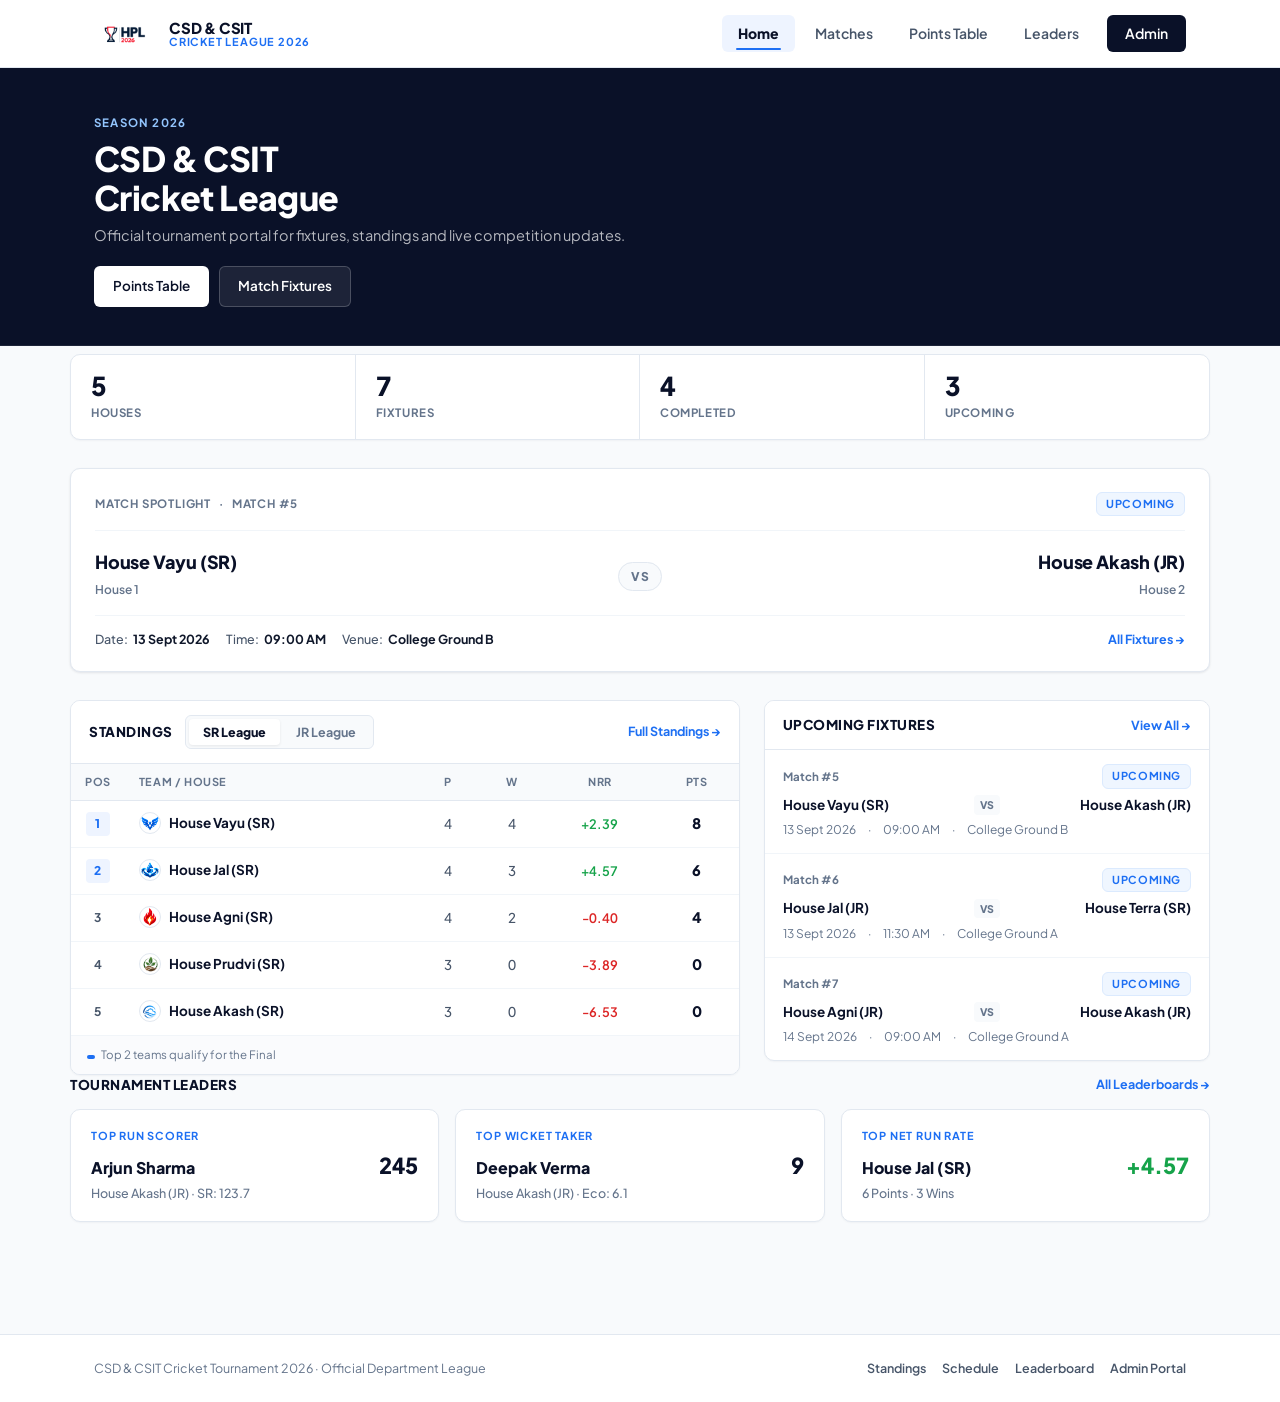
<file: index.html>
<!DOCTYPE html>
<html lang="en">
<head>
  <meta charset="UTF-8" />
  <meta name="viewport" content="width=device-width, initial-scale=1.0" />
  <title>CSD &amp; CSIT Cricket League 2026</title>
  <meta name="description" content="Official tournament portal for CSD &amp; CSIT Cricket League 2026 — live standings, fixture schedules, match spotlight, and leaderboards." />
  <link rel="stylesheet" href="css/style.css" />
</head>
<body>

<!-- ===== HEADER / NAVIGATION ===== -->
<header class="site-header">
  <div class="header-inner">
    <a href="index.html" class="logo-area" aria-label="CSD &amp; CSIT Cricket League Home">
      <img src="asserts/hpl_Logo.png" alt="HPL 2026" class="nav-hpl-logo" />
      <div class="logo-text">
        <div class="logo-title">CSD &amp; CSIT</div>
        <div class="logo-sub">Cricket League 2026</div>
      </div>
    </a>
    <button class="hamburger" id="nav-toggle" aria-label="Toggle navigation" aria-expanded="false" aria-controls="nav-menu">
      <span class="bar1"></span>
      <span class="bar2"></span>
      <span class="bar3"></span>
    </button>
    <nav>
      <ul class="nav-menu" id="nav-menu" role="list">
        <li><a href="index.html" class="nav-link active">Home</a></li>
        <li><a href="matches.html" class="nav-link">Matches</a></li>
        <li><a href="points-table.html" class="nav-link">Points Table</a></li>
        <li><a href="leaders.html" class="nav-link">Leaders</a></li>
        <li><a href="admin.html" class="nav-link nav-admin">Admin</a></li>
      </ul>
    </nav>
  </div>
</header>

<!-- ===== COMPACT TOURNAMENT HERO ===== -->
<section class="tournament-hero">
  <div class="container">
    <span class="hero-label">Season 2026</span>
    <h1 class="hero-heading">CSD &amp; CSIT<br />Cricket League</h1>
    <p class="hero-description">Official tournament portal for fixtures, standings and live competition updates.</p>
    <div class="hero-cta-group">
      <a href="points-table.html" class="btn btn-primary">Points Table</a>
      <a href="matches.html" class="btn btn-outline">Match Fixtures</a>
    </div>
  </div>
</section>

<!-- ===== MAIN CONTENT BODY ===== -->
<div class="container page-body">

  <!-- 1. COMPACT EDITORIAL STATS STRIP -->
  <div class="stats-overview" id="tournament-stats" aria-label="Tournament statistics overview">
    <div class="stat-cell">
      <span class="stat-val" id="stat-teams">5</span>
      <span class="stat-name">Houses</span>
    </div>
    <div class="stat-cell">
      <span class="stat-val" id="stat-matches">7</span>
      <span class="stat-name">Fixtures</span>
    </div>
    <div class="stat-cell">
      <span class="stat-val" id="stat-completed">4</span>
      <span class="stat-name">Completed</span>
    </div>
    <div class="stat-cell">
      <span class="stat-val" id="stat-upcoming">3</span>
      <span class="stat-name">Upcoming</span>
    </div>
  </div>

  <!-- 2. MATCH SPOTLIGHT (PRIMARY FEATURE) -->
  <section class="spotlight-section" aria-labelledby="spotlight-heading">
    <div class="spotlight-card" id="match-spotlight">
      <div class="spotlight-header">
        <div class="spotlight-eyebrow" id="spotlight-heading">
          <span>Match Spotlight</span>
          <span>·</span>
          <span id="spotlight-match-no">Match #5</span>
        </div>
        <div id="spotlight-badge">
          <span class="status-badge badge-upcoming">Upcoming</span>
        </div>
      </div>
      
      <div class="spotlight-body">
        <div class="spotlight-team left">
          <div class="spotlight-team-name" id="spotlight-team-a">House Vayu (SR)</div>
          <div class="spotlight-team-sub" id="spotlight-score-a">Team 1</div>
        </div>
        
        <div>
          <span class="spotlight-vs">VS</span>
        </div>
        
        <div class="spotlight-team right">
          <div class="spotlight-team-name" id="spotlight-team-b">House Akash (JR)</div>
          <div class="spotlight-team-sub" id="spotlight-score-b">Team 2</div>
        </div>
      </div>

      <div class="spotlight-footer">
        <div class="spotlight-meta-items">
          <div class="spotlight-meta-item">
            <span>Date:</span>
            <strong id="spotlight-date">13 Sep 2026</strong>
          </div>
          <div class="spotlight-meta-item">
            <span>Time:</span>
            <strong id="spotlight-time">09:00 AM</strong>
          </div>
          <div class="spotlight-meta-item">
            <span>Venue:</span>
            <strong id="spotlight-venue">College Ground B</strong>
          </div>
        </div>
        <div>
          <a href="matches.html" class="panel-action">All Fixtures →</a>
        </div>
      </div>
    </div>
  </section>

  <!-- 3. MAIN TOURNAMENT GRID: STANDINGS + UPCOMING FIXTURES -->
  <div class="tournament-grid">

    <!-- Left: Standings Table -->
    <div class="section-panel" aria-labelledby="standings-title">
      <div class="panel-header">
        <div style="display:flex;align-items:center;gap:12px">
          <span class="panel-title" id="standings-title">Standings</span>
          <div class="league-pill-group" role="tablist" aria-label="Standings league selector">
            <button class="league-pill active" id="home-pill-sr" role="tab" aria-selected="true" onclick="switchHomeLeague('sr')">SR League</button>
            <button class="league-pill" id="home-pill-jr" role="tab" aria-selected="false" onclick="switchHomeLeague('jr')">JR League</button>
          </div>
        </div>
        <a href="points-table.html" class="panel-action">Full Standings →</a>
      </div>

      <div class="table-scroll">
        <table class="standings-table" aria-label="Tournament standings preview">
          <thead>
            <tr>
              <th class="th-center">Pos</th>
              <th>Team / House</th>
              <th class="th-center" title="Played">P</th>
              <th class="th-center" title="Won">W</th>
              <th class="th-center" title="Net Run Rate">NRR</th>
              <th class="th-center" title="Points">Pts</th>
            </tr>
          </thead>
          <tbody id="home-standings-body"></tbody>
        </table>
      </div>

      <div class="table-footer-legend">
        <div><span class="legend-qualify-mark"></span> Top 2 teams qualify for the Final</div>
      </div>
    </div>

    <!-- Right: Upcoming Fixtures List -->
    <div class="section-panel" aria-labelledby="fixtures-title">
      <div class="panel-header">
        <span class="panel-title" id="fixtures-title">Upcoming Fixtures</span>
        <a href="matches.html" class="panel-action">View All →</a>
      </div>
      <div id="home-upcoming-list"></div>
    </div>

  </div>

  <!-- 4. TOURNAMENT LEADERS PREVIEW (COMPACT 3-ITEM EDITORIAL STRIP) -->
  <section class="leaders-section" aria-labelledby="leaders-title">
    <div style="display:flex;align-items:center;justify-content:space-between;margin-bottom:14px;">
      <span class="panel-title" id="leaders-title">Tournament Leaders</span>
      <a href="leaders.html" class="panel-action">All Leaderboards →</a>
    </div>

    <div class="leaders-editorial-grid">
      <!-- Runs Leader -->
      <div class="leader-card-item">
        <div class="leader-type-tag">Top Run Scorer</div>
        <div class="leader-player-row">
          <span class="leader-player-name" id="leader-runs-name">—</span>
          <span class="leader-player-stat" id="leader-runs-val">—</span>
        </div>
        <div class="leader-player-team" id="leader-runs-team">—</div>
      </div>

      <!-- Wickets Leader -->
      <div class="leader-card-item">
        <div class="leader-type-tag">Top Wicket Taker</div>
        <div class="leader-player-row">
          <span class="leader-player-name" id="leader-wkts-name">—</span>
          <span class="leader-player-stat" id="leader-wkts-val">—</span>
        </div>
        <div class="leader-player-team" id="leader-wkts-team">—</div>
      </div>

      <!-- Best NRR -->
      <div class="leader-card-item">
        <div class="leader-type-tag">Top Net Run Rate</div>
        <div class="leader-player-row">
          <span class="leader-player-name" id="leader-nrr-name">—</span>
          <span class="leader-player-stat" id="leader-nrr-val" style="color:var(--state-completed)">—</span>
        </div>
        <div class="leader-player-team" id="leader-nrr-team">—</div>
      </div>
    </div>
  </section>

</div>

<!-- ===== SITE FOOTER ===== -->
<footer class="site-footer">
  <div class="container footer-inner">
    <div>CSD &amp; CSIT Cricket Tournament 2026 · Official Department League</div>
    <div class="footer-links">
      <a href="points-table.html">Standings</a>
      <a href="matches.html">Schedule</a>
      <a href="leaders.html">Leaderboard</a>
      <a href="admin.html">Admin Portal</a>
    </div>
  </div>
</footer>

<script src="js/data.js"></script>
<script src="js/common.js"></script>
<script>
let currentHomeLeague = "sr";

// Render standings rows cleanly
function renderHomeStandings() {
  const teams = currentHomeLeague === "sr" ? loadTeams() : loadJRTeams();
  const sorted = sortTeams(teams);
  const sb = document.getElementById("home-standings-body");
  if (!sb) return;
  sb.innerHTML = "";

  sorted.forEach((t, i) => {
    const nrr = parseFloat(t.nrr);
    const nrrClass = nrr > 0 ? "nrr-pos" : nrr < 0 ? "nrr-neg" : "nrr-zero";
    const logoHtml = t.logo
      ? `<img src="${t.logo}" alt="" class="team-logo-sm" />`
      : `<span class="team-dot" style="background:${t.color || '#1D6FF3'}"></span>`;
    
    const tr = document.createElement("tr");
    tr.innerHTML = `
      <td class="col-pos"><span class="pos-num ${i < 2 ? 'top-qualify' : ''}">${i + 1}</span></td>
      <td style="display:flex;align-items:center;gap:0;">
        ${logoHtml}
        <span class="team-name">${t.name}</span>
      </td>
      <td class="col-stat">${t.played}</td>
      <td class="col-stat">${t.wins}</td>
      <td class="col-nrr ${nrrClass}">${formatNRR(nrr)}</td>
      <td class="col-pts">${t.points}</td>
    `;
    sb.appendChild(tr);
  });
}

function switchHomeLeague(league) {
  currentHomeLeague = league;
  const btnSr = document.getElementById("home-pill-sr");
  const btnJr = document.getElementById("home-pill-jr");
  if (btnSr) { btnSr.classList.toggle("active", league === "sr"); btnSr.setAttribute("aria-selected", league === "sr"); }
  if (btnJr) { btnJr.classList.toggle("active", league === "jr"); btnJr.setAttribute("aria-selected", league === "jr"); }
  renderHomeStandings();
}

document.addEventListener("DOMContentLoaded", () => {
  // 1. Initial Standings
  renderHomeStandings();

  // 2. Tournament Statistics
  const matches = loadMatches();
  const completedCount = matches.filter(m => m.status === "COMPLETED").length;
  const upcomingCount = matches.filter(m => m.status === "UPCOMING" || m.status === "LIVE").length;
  const srTeams = loadTeams();
  
  const elTeams = document.getElementById("stat-teams");
  const elMatches = document.getElementById("stat-matches");
  const elCompleted = document.getElementById("stat-completed");
  const elUpcoming = document.getElementById("stat-upcoming");
  
  if (elTeams) elTeams.textContent = srTeams.length;
  if (elMatches) elMatches.textContent = matches.length;
  if (elCompleted) elCompleted.textContent = completedCount;
  if (elUpcoming) elUpcoming.textContent = upcomingCount;

  // 3. Match Spotlight
  const activeMatches = matches.filter(m => m.status === "LIVE" || m.status === "UPCOMING");
  const spotlightMatch = activeMatches.length ? activeMatches[0] : (matches.length ? matches[matches.length - 1] : null);

  if (spotlightMatch) {
    document.getElementById("spotlight-match-no").textContent = `Match #${spotlightMatch.matchNo}`;
    document.getElementById("spotlight-team-a").textContent = spotlightMatch.teamA;
    document.getElementById("spotlight-team-b").textContent = spotlightMatch.teamB;
    document.getElementById("spotlight-date").textContent = formatDate(spotlightMatch.date);
    document.getElementById("spotlight-time").textContent = spotlightMatch.time || "09:00 AM";
    document.getElementById("spotlight-venue").textContent = spotlightMatch.venue || "College Ground";
    
    const badgeContainer = document.getElementById("spotlight-badge");
    if (badgeContainer) {
      if (spotlightMatch.status === "LIVE") {
        badgeContainer.innerHTML = '<span class="status-badge badge-live">Live Match</span>';
      } else if (spotlightMatch.status === "COMPLETED") {
        badgeContainer.innerHTML = '<span class="status-badge badge-completed">Completed</span>';
      } else {
        badgeContainer.innerHTML = '<span class="status-badge badge-upcoming">Upcoming</span>';
      }
    }

    const scoreA = document.getElementById("spotlight-score-a");
    const scoreB = document.getElementById("spotlight-score-b");
    if (spotlightMatch.scoreA) scoreA.textContent = spotlightMatch.scoreA;
    else scoreA.textContent = spotlightMatch.status === "COMPLETED" ? "—" : "House 1";

    if (spotlightMatch.scoreB) scoreB.textContent = spotlightMatch.scoreB;
    else scoreB.textContent = spotlightMatch.status === "COMPLETED" ? "—" : "House 2";
  }

  // 4. Upcoming Fixtures List
  const ucContainer = document.getElementById("home-upcoming-list");
  if (ucContainer) {
    const displayMatches = activeMatches.length ? activeMatches.slice(0, 3) : matches.slice(-3).reverse();
    ucContainer.innerHTML = "";
    if (!displayMatches.length) {
      ucContainer.innerHTML = '<p style="padding:24px;color:var(--text-muted);text-align:center">No fixtures scheduled.</p>';
    } else {
      displayMatches.forEach(m => {
        const item = document.createElement("div");
        item.className = "fixture-row";
        const badgeHtml = m.status === "LIVE"
          ? '<span class="status-badge badge-live">Live</span>'
          : m.status === "COMPLETED"
          ? '<span class="status-badge badge-completed">Completed</span>'
          : '<span class="status-badge badge-upcoming">Upcoming</span>';

        item.innerHTML = `
          <div class="fixture-row-top">
            <span>Match #${m.matchNo}</span>
            ${badgeHtml}
          </div>
          <div class="fixture-teams-line">
            <span class="fixture-team-name">${m.teamA}</span>
            <span class="fixture-vs-tag">VS</span>
            <span class="fixture-team-name right">${m.teamB}</span>
          </div>
          <div class="fixture-details-line">
            <span>${formatDate(m.date)}</span>
            <span>·</span>
            <span>${m.time || 'TBD'}</span>
            <span>·</span>
            <span>${m.venue || 'College Ground'}</span>
          </div>
        `;
        ucContainer.appendChild(item);
      });
    }
  }

  // 5. Leaders Editorial Spotlight
  const scorers = loadRunScorers();
  if (scorers && scorers.length) {
    const topScorer = scorers[0];
    document.getElementById("leader-runs-name").textContent = topScorer.name;
    document.getElementById("leader-runs-val").textContent = topScorer.runs;
    document.getElementById("leader-runs-team").textContent = `${topScorer.team} · SR: ${topScorer.sr || '—'}`;
  }

  const bowlers = loadWicketTakers();
  if (bowlers && bowlers.length) {
    const topBowler = bowlers[0];
    document.getElementById("leader-wkts-name").textContent = topBowler.name;
    document.getElementById("leader-wkts-val").textContent = topBowler.wickets;
    document.getElementById("leader-wkts-team").textContent = `${topBowler.team} · Eco: ${topBowler.economy || '—'}`;
  }

  // Best NRR from all active teams
  const allTeams = [...loadTeams(), ...loadJRTeams()];
  allTeams.sort((a, b) => (parseFloat(b.nrr) || 0) - (parseFloat(a.nrr) || 0));
  if (allTeams.length) {
    const bestNRRTeam = allTeams[0];
    document.getElementById("leader-nrr-name").textContent = bestNRRTeam.name;
    document.getElementById("leader-nrr-val").textContent = formatNRR(bestNRRTeam.nrr);
    document.getElementById("leader-nrr-team").textContent = `${bestNRRTeam.points} Points · ${bestNRRTeam.wins} Wins`;
  }
});
</script>
</body>
</html>
</file>
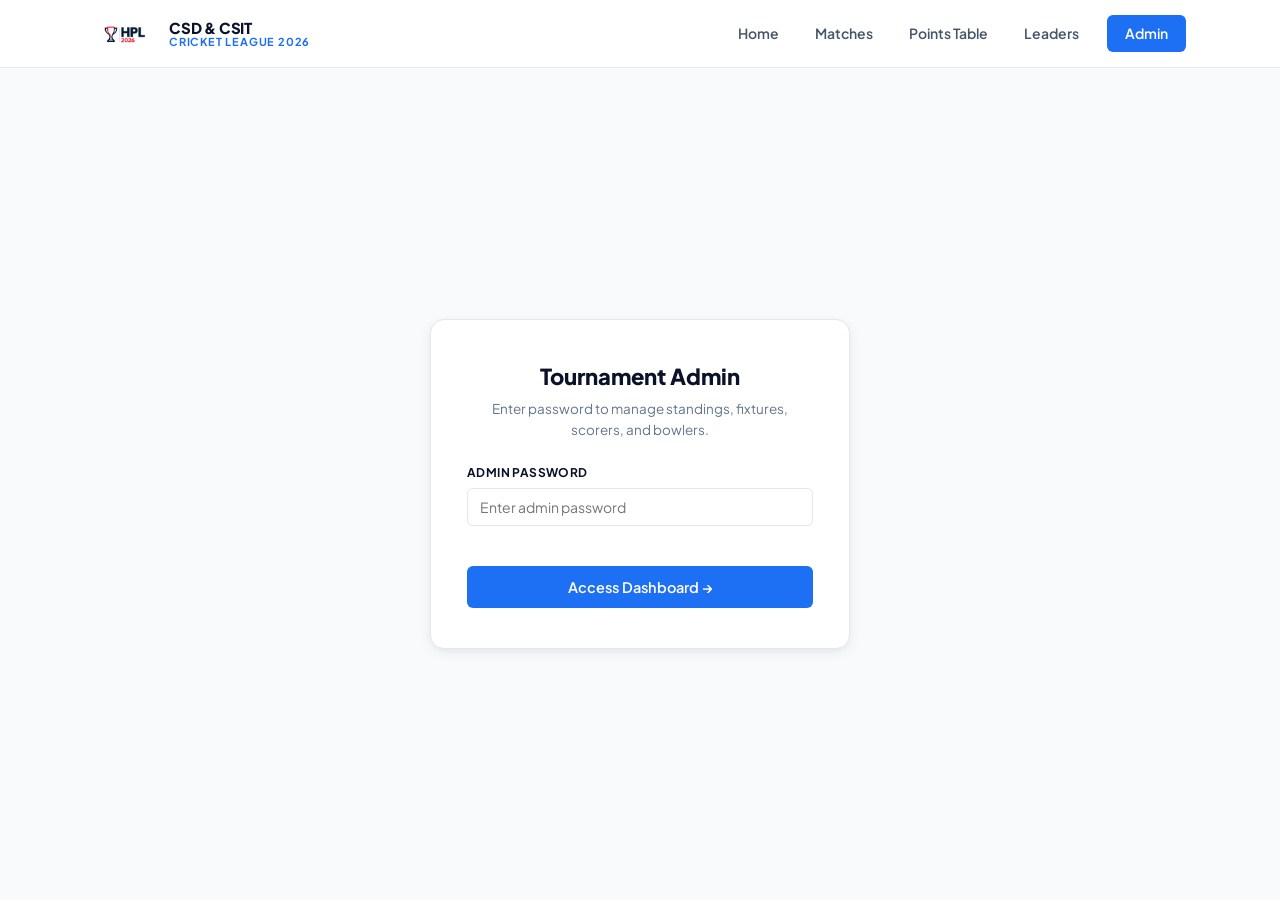
<file: admin.html>
<!DOCTYPE html>
<html lang="en">
<head>
  <meta charset="UTF-8" />
  <meta name="viewport" content="width=device-width, initial-scale=1.0" />
  <title>Admin Dashboard — CSD &amp; CSIT Tournament</title>
  <meta name="description" content="Admin management portal for points table, match fixtures, scorers, and bowlers." />
  <link rel="stylesheet" href="css/style.css" />
</head>
<body>

<!-- HEADER -->
<header class="site-header">
  <div class="header-inner">
    <a href="index.html" class="logo-area" aria-label="CSD &amp; CSIT Cricket League Home">
      <img src="asserts/hpl_Logo.png" alt="HPL 2026" class="nav-hpl-logo" />
      <div class="logo-text">
        <div class="logo-title">CSD &amp; CSIT</div>
        <div class="logo-sub">Cricket League 2026</div>
      </div>
    </a>
    <button class="hamburger" id="nav-toggle" aria-label="Toggle navigation" aria-expanded="false" aria-controls="nav-menu">
      <span class="bar1"></span>
      <span class="bar2"></span>
      <span class="bar3"></span>
    </button>
    <nav>
      <ul class="nav-menu" id="nav-menu" role="list">
        <li><a href="index.html" class="nav-link">Home</a></li>
        <li><a href="matches.html" class="nav-link">Matches</a></li>
        <li><a href="points-table.html" class="nav-link">Points Table</a></li>
        <li><a href="leaders.html" class="nav-link">Leaders</a></li>
        <li><a href="admin.html" class="nav-link nav-admin active">Admin</a></li>
      </ul>
    </nav>
  </div>
</header>

<!-- ===== LOGIN SECTION ===== -->
<div id="admin-login" style="display:none">
  <div class="admin-login-wrap">
    <div class="admin-login-card">
      <h2 style="text-align:center">Tournament Admin</h2>
      <p style="text-align:center">Enter password to manage standings, fixtures, scorers, and bowlers.</p>
      
      <div class="form-group">
        <label class="form-label" for="admin-password">Admin Password</label>
        <input type="password" id="admin-password" class="form-input" placeholder="Enter admin password" autocomplete="current-password" />
        <div class="login-error" id="login-error" role="alert"></div>
      </div>
      <button id="login-btn" class="btn btn-blue btn-full">Access Dashboard →</button>
    </div>
  </div>
</div>

<!-- ===== DASHBOARD SECTION ===== -->
<div id="admin-dashboard" style="display:none">

  <!-- Banner with Navigation Tabs & Logout -->
  <div class="page-banner">
    <div class="container">
      <div style="display:flex;align-items:center;justify-content:space-between;flex-wrap:wrap;gap:16px">
        <div>
          <h1>Tournament Admin Panel</h1>
          <p>Full control over standings, fixtures, top scorers, and wicket takers</p>
        </div>
        <div style="display:flex;align-items:center;gap:12px;flex-wrap:wrap">
          <!-- Main Section Tabs -->
          <div class="admin-tab-group" role="tablist">
            <button class="admin-tab-btn active" id="tab-btn-standings" onclick="switchAdminSection('standings')">Standings</button>
            <button class="admin-tab-btn"        id="tab-btn-fixtures"  onclick="switchAdminSection('fixtures')">Fixtures</button>
            <button class="admin-tab-btn"        id="tab-btn-scorers"   onclick="switchAdminSection('scorers')">Scorers</button>
            <button class="admin-tab-btn"        id="tab-btn-bowlers"   onclick="switchAdminSection('bowlers')">Bowlers</button>
          </div>
          <button id="logout-btn" class="btn btn-sm" style="background:rgba(255,255,255,.16);color:#fff;border:1px solid rgba(255,255,255,.3);">Logout</button>
        </div>
      </div>
    </div>
  </div>

  <div class="container page-body">

    <!-- ========================================================
         SECTION 1: STANDINGS / POINTS TABLE
         ======================================================== -->
    <div id="sec-standings" class="admin-sec">
      <!-- League Sub-Tabs -->
      <div style="display:flex;align-items:center;justify-content:space-between;flex-wrap:wrap;gap:12px;margin-bottom:20px">
        <div class="admin-league-tabs" role="group" aria-label="Active league">
          <button class="admin-league-tab active" data-league="sr" onclick="switchAdminLeague('sr')">SR League</button>
          <button class="admin-league-tab"        data-league="jr" onclick="switchAdminLeague('jr')">JR League</button>
        </div>
        <div style="display:flex;gap:8px">
          <a href="points-table.html" class="btn btn-primary btn-sm" target="_blank">View Standings ↗</a>
        </div>
      </div>

      <div class="admin-layout">
        <!-- Editor Column -->
        <div class="admin-editor">
          <div class="editor-card">
            <div class="card-header"><span class="card-title">Edit Team Stats</span></div>
            <div class="editor-body">
              <label class="form-label" for="team-select">Select Team</label>
              <select id="team-select" class="select-input" aria-label="Select team to edit">
                <option value="">— Select a team —</option>
              </select>

              <div id="team-editor" style="display:none">
                <!-- Quick result recording -->
                <p style="font-size:11px;font-weight:700;text-transform:uppercase;letter-spacing:.5px;color:var(--text-muted);margin-bottom:8px">Quick Match Result</p>
                <div class="action-grid">
                  <button class="act-btn act-win"  onclick="recordWin()">✅ Win (+2)</button>
                  <button class="act-btn act-loss" onclick="recordLoss()">❌ Loss</button>
                  <button class="act-btn act-tie"  onclick="recordTie()">🤝 Tie (+1)</button>
                </div>

                <div class="divider"></div>

                <!-- Manual field controls -->
                <div class="ed-row">
                  <span class="ed-label">Played</span>
                  <div class="ed-controls">
                    <button class="ic-btn" onclick="updateField('played',-1)">−</button>
                    <span class="ed-val" id="ed-played">0</span>
                    <button class="ic-btn" onclick="updateField('played',1)">+</button>
                  </div>
                </div>
                <div class="ed-row">
                  <span class="ed-label">Wins</span>
                  <div class="ed-controls">
                    <button class="ic-btn" onclick="updateField('wins',-1)">−</button>
                    <span class="ed-val" id="ed-wins">0</span>
                    <button class="ic-btn" onclick="updateField('wins',1)">+</button>
                  </div>
                </div>
                <div class="ed-row">
                  <span class="ed-label">Losses</span>
                  <div class="ed-controls">
                    <button class="ic-btn" onclick="updateField('losses',-1)">−</button>
                    <span class="ed-val" id="ed-losses">0</span>
                    <button class="ic-btn" onclick="updateField('losses',1)">+</button>
                  </div>
                </div>
                <div class="ed-row">
                  <span class="ed-label">Ties / NR</span>
                  <div class="ed-controls">
                    <button class="ic-btn" onclick="updateTiesNR(-1)">−</button>
                    <span class="ed-val" id="ed-ties">0</span>
                    <button class="ic-btn" onclick="updateTiesNR(1)">+</button>
                  </div>
                </div>
                <div class="ed-row">
                  <span class="ed-label">Points</span>
                  <div class="ed-controls">
                    <span class="ed-val" id="ed-points" style="font-size:18px;color:var(--blue)">0</span>
                  </div>
                </div>

                <div class="divider"></div>
                <p style="font-size:11px;font-weight:700;text-transform:uppercase;letter-spacing:.5px;color:var(--text-muted);margin-bottom:8px">Adjust Points</p>
                <div class="pts-grid">
                  <button class="pts-btn" onclick="adjustPoints(-1)">−1 Pt</button>
                  <button class="pts-btn" onclick="adjustPoints(1)">+1 Pt</button>
                  <button class="pts-btn" onclick="adjustPoints(2)">+2 Pts</button>
                </div>

                <div class="divider"></div>
                <p style="font-size:11px;font-weight:700;text-transform:uppercase;letter-spacing:.5px;color:var(--text-muted);margin-bottom:8px">Net Run Rate (NRR)</p>
                <div style="display:flex;gap:8px;align-items:center">
                  <input type="number" step="0.01" id="ed-nrr" class="nrr-input" placeholder="0.00" />
                  <button class="btn btn-blue btn-sm" onclick="saveNRR()">Save NRR</button>
                </div>

                <div class="divider"></div>
                <button class="save-btn" onclick="saveAllChanges()">💾 Save Changes</button>
                <button class="undo-btn"  onclick="undoLast()">↩ Undo Change</button>
                <button class="reset-btn" onclick="resetTeam()">🗑 Reset Team Stats</button>
              </div>
            </div>
          </div>
        </div>

        <!-- Preview Column -->
        <div>
          <div class="card">
            <div class="card-header">
              <span class="card-title">Live Preview — <span id="preview-league-label">SR League</span></span>
            </div>
            <div class="table-scroll">
              <table class="standings-table">
                <thead>
                  <tr>
                    <th class="th-center">Pos</th><th>Team</th><th class="th-center">P</th><th class="th-center">W</th><th class="th-center">L</th><th class="th-center">T/NR</th><th class="th-center">NRR</th><th class="th-center">PTS</th>
                  </tr>
                </thead>
                <tbody id="admin-preview-body"></tbody>
              </table>
            </div>
          </div>
        </div>
      </div>
    </div>

    <!-- ========================================================
         SECTION 2: FIXTURES / MATCHES CRUD
         ======================================================== -->
    <div id="sec-fixtures" class="admin-sec" style="display:none">
      <div class="card">
        <div class="card-header">
          <span class="card-title">📅 Match Fixtures &amp; Results Management</span>
          <button class="btn btn-blue btn-sm" onclick="openAddFixtureModal()">➕ Add New Fixture</button>
        </div>
        <div class="table-scroll">
          <table class="admin-table">
            <thead>
              <tr>
                <th style="width:60px">Match #</th>
                <th>Status</th>
                <th>Teams</th>
                <th>Date &amp; Time</th>
                <th>Venue</th>
                <th>Scores / Result</th>
                <th style="text-align:right">Actions</th>
              </tr>
            </thead>
            <tbody id="fixtures-admin-body"></tbody>
          </table>
        </div>
      </div>
    </div>

    <!-- ========================================================
         SECTION 3: TOP SCORERS / BATSMEN CRUD
         ======================================================== -->
    <div id="sec-scorers" class="admin-sec" style="display:none">
      <div class="card">
        <div class="card-header">
          <span class="card-title">🏏 Top Run Scorers (Batting Leaderboard)</span>
          <button class="btn btn-blue btn-sm" onclick="openAddScorerModal()">➕ Add New Scorer</button>
        </div>
        <div class="table-scroll">
          <table class="admin-table">
            <thead>
              <tr>
                <th style="width:50px">Rank</th>
                <th>Player Name</th>
                <th>Team</th>
                <th>Runs</th>
                <th>Balls</th>
                <th>4s / 6s</th>
                <th>SR</th>
                <th>HS</th>
                <th style="text-align:right">Actions</th>
              </tr>
            </thead>
            <tbody id="scorers-admin-body"></tbody>
          </table>
        </div>
      </div>
    </div>

    <!-- ========================================================
         SECTION 4: TOP BOWLERS / WICKET TAKERS CRUD
         ======================================================== -->
    <div id="sec-bowlers" class="admin-sec" style="display:none">
      <div class="card">
        <div class="card-header">
          <span class="card-title">🎯 Top Wicket Takers (Bowling Leaderboard)</span>
          <button class="btn btn-blue btn-sm" onclick="openAddBowlerModal()">➕ Add New Bowler</button>
        </div>
        <div class="table-scroll">
          <table class="admin-table">
            <thead>
              <tr>
                <th style="width:50px">Rank</th>
                <th>Player Name</th>
                <th>Team</th>
                <th>Wickets</th>
                <th>Overs</th>
                <th>Runs</th>
                <th>Economy</th>
                <th>Best</th>
                <th style="text-align:right">Actions</th>
              </tr>
            </thead>
            <tbody id="bowlers-admin-body"></tbody>
          </table>
        </div>
      </div>
    </div>

  </div>
</div><!-- /admin-dashboard -->

<!-- ========================================================
     MODAL: FIXTURE (ADD / EDIT)
     ======================================================== -->
<div id="fixture-modal" class="admin-modal-backdrop" style="display:none">
  <div class="admin-modal">
    <div class="admin-modal-header">
      <span class="admin-modal-title" id="fixture-modal-title">Add New Fixture</span>
      <button class="admin-modal-close" onclick="closeModal('fixture-modal')">&times;</button>
    </div>
    <div class="admin-modal-body">
      <input type="hidden" id="fx-id" />
      <div class="form-row">
        <div class="form-group">
          <label class="form-label" for="fx-no">Match Number</label>
          <input type="number" id="fx-no" class="form-input" placeholder="e.g. 8" />
        </div>
        <div class="form-group">
          <label class="form-label" for="fx-status">Status</label>
          <select id="fx-status" class="select-input">
            <option value="UPCOMING">UPCOMING</option>
            <option value="LIVE">LIVE (🔴)</option>
            <option value="COMPLETED">COMPLETED</option>
          </select>
        </div>
      </div>
      <div class="form-row">
        <div class="form-group">
          <label class="form-label" for="fx-team-a">Team A</label>
          <input type="text" id="fx-team-a" class="form-input" placeholder="e.g. House Vayu (SR)" />
        </div>
        <div class="form-group">
          <label class="form-label" for="fx-team-b">Team B</label>
          <input type="text" id="fx-team-b" class="form-input" placeholder="e.g. House Agni (JR)" />
        </div>
      </div>
      <div class="form-row">
        <div class="form-group">
          <label class="form-label" for="fx-date">Date</label>
          <input type="date" id="fx-date" class="form-input" />
        </div>
        <div class="form-group">
          <label class="form-label" for="fx-time">Time</label>
          <input type="text" id="fx-time" class="form-input" placeholder="e.g. 09:00 AM" />
        </div>
      </div>
      <div class="form-group">
        <label class="form-label" for="fx-venue">Venue</label>
        <input type="text" id="fx-venue" class="form-input" placeholder="e.g. College Ground A" />
      </div>
      <div class="form-row">
        <div class="form-group">
          <label class="form-label" for="fx-score-a">Team A Score (Optional)</label>
          <input type="text" id="fx-score-a" class="form-input" placeholder="e.g. 142/7" />
        </div>
        <div class="form-group">
          <label class="form-label" for="fx-score-b">Team B Score (Optional)</label>
          <input type="text" id="fx-score-b" class="form-input" placeholder="e.g. 138/9" />
        </div>
      </div>
      <div class="form-group">
        <label class="form-label" for="fx-result">Match Result / Note (Optional)</label>
        <input type="text" id="fx-result" class="form-input" placeholder="e.g. House Vayu (SR) won by 4 runs" />
      </div>
    </div>
    <div class="admin-modal-footer">
      <button class="btn btn-outline" style="color:var(--text);border-color:var(--border);" onclick="closeModal('fixture-modal')">Cancel</button>
      <button class="btn btn-blue" onclick="saveFixtureForm()">💾 Save Fixture</button>
    </div>
  </div>
</div>

<!-- ========================================================
     MODAL: SCORER / BATSMAN (ADD / EDIT)
     ======================================================== -->
<div id="scorer-modal" class="admin-modal-backdrop" style="display:none">
  <div class="admin-modal">
    <div class="admin-modal-header">
      <span class="admin-modal-title" id="scorer-modal-title">Add Top Scorer</span>
      <button class="admin-modal-close" onclick="closeModal('scorer-modal')">&times;</button>
    </div>
    <div class="admin-modal-body">
      <input type="hidden" id="sc-index" />
      <div class="form-row">
        <div class="form-group">
          <label class="form-label" for="sc-name">Player Name</label>
          <input type="text" id="sc-name" class="form-input" placeholder="e.g. Arjun Sharma" />
        </div>
        <div class="form-group">
          <label class="form-label" for="sc-team">Team / House</label>
          <input type="text" id="sc-team" class="form-input" placeholder="e.g. House Akash (JR)" />
        </div>
      </div>
      <div class="form-row">
        <div class="form-group">
          <label class="form-label" for="sc-runs">Runs</label>
          <input type="number" id="sc-runs" class="form-input" placeholder="e.g. 245" />
        </div>
        <div class="form-group">
          <label class="form-label" for="sc-balls">Balls Faced</label>
          <input type="number" id="sc-balls" class="form-input" placeholder="e.g. 198" />
        </div>
      </div>
      <div class="form-row">
        <div class="form-group">
          <label class="form-label" for="sc-fours">Fours (4s)</label>
          <input type="number" id="sc-fours" class="form-input" placeholder="e.g. 22" />
        </div>
        <div class="form-group">
          <label class="form-label" for="sc-sixes">Sixes (6s)</label>
          <input type="number" id="sc-sixes" class="form-input" placeholder="e.g. 8" />
        </div>
      </div>
      <div class="form-row">
        <div class="form-group">
          <label class="form-label" for="sc-sr">Strike Rate (SR)</label>
          <input type="text" id="sc-sr" class="form-input" placeholder="e.g. 123.7 (or auto)" />
        </div>
        <div class="form-group">
          <label class="form-label" for="sc-hs">High Score (HS)</label>
          <input type="text" id="sc-hs" class="form-input" placeholder="e.g. 89*" />
        </div>
      </div>
    </div>
    <div class="admin-modal-footer">
      <button class="btn btn-outline" style="color:var(--text);border-color:var(--border);" onclick="closeModal('scorer-modal')">Cancel</button>
      <button class="btn btn-blue" onclick="saveScorerForm()">💾 Save Scorer</button>
    </div>
  </div>
</div>

<!-- ========================================================
     MODAL: BOWLER (ADD / EDIT)
     ======================================================== -->
<div id="bowler-modal" class="admin-modal-backdrop" style="display:none">
  <div class="admin-modal">
    <div class="admin-modal-header">
      <span class="admin-modal-title" id="bowler-modal-title">Add Top Bowler</span>
      <button class="admin-modal-close" onclick="closeModal('bowler-modal')">&times;</button>
    </div>
    <div class="admin-modal-body">
      <input type="hidden" id="bo-index" />
      <div class="form-row">
        <div class="form-group">
          <label class="form-label" for="bo-name">Player Name</label>
          <input type="text" id="bo-name" class="form-input" placeholder="e.g. Deepak Verma" />
        </div>
        <div class="form-group">
          <label class="form-label" for="bo-team">Team / House</label>
          <input type="text" id="bo-team" class="form-input" placeholder="e.g. House Akash (JR)" />
        </div>
      </div>
      <div class="form-row">
        <div class="form-group">
          <label class="form-label" for="bo-wickets">Wickets</label>
          <input type="number" id="bo-wickets" class="form-input" placeholder="e.g. 9" />
        </div>
        <div class="form-group">
          <label class="form-label" for="bo-overs">Overs</label>
          <input type="text" id="bo-overs" class="form-input" placeholder="e.g. 18.0" />
        </div>
      </div>
      <div class="form-row">
        <div class="form-group">
          <label class="form-label" for="bo-runs">Runs Conceded</label>
          <input type="number" id="bo-runs" class="form-input" placeholder="e.g. 110" />
        </div>
        <div class="form-group">
          <label class="form-label" for="bo-eco">Economy</label>
          <input type="text" id="bo-eco" class="form-input" placeholder="e.g. 6.1 (or auto)" />
        </div>
      </div>
      <div class="form-group">
        <label class="form-label" for="bo-best">Best Bowling Figures</label>
        <input type="text" id="bo-best" class="form-input" placeholder="e.g. 4/22" />
      </div>
    </div>
    <div class="admin-modal-footer">
      <button class="btn btn-outline" style="color:var(--text);border-color:var(--border);" onclick="closeModal('bowler-modal')">Cancel</button>
      <button class="btn btn-blue" onclick="saveBowlerForm()">💾 Save Bowler</button>
    </div>
  </div>
</div>

<script src="js/data.js"></script>
<script src="js/common.js"></script>
<script src="js/admin.js"></script>
</body>
</html>
</file>
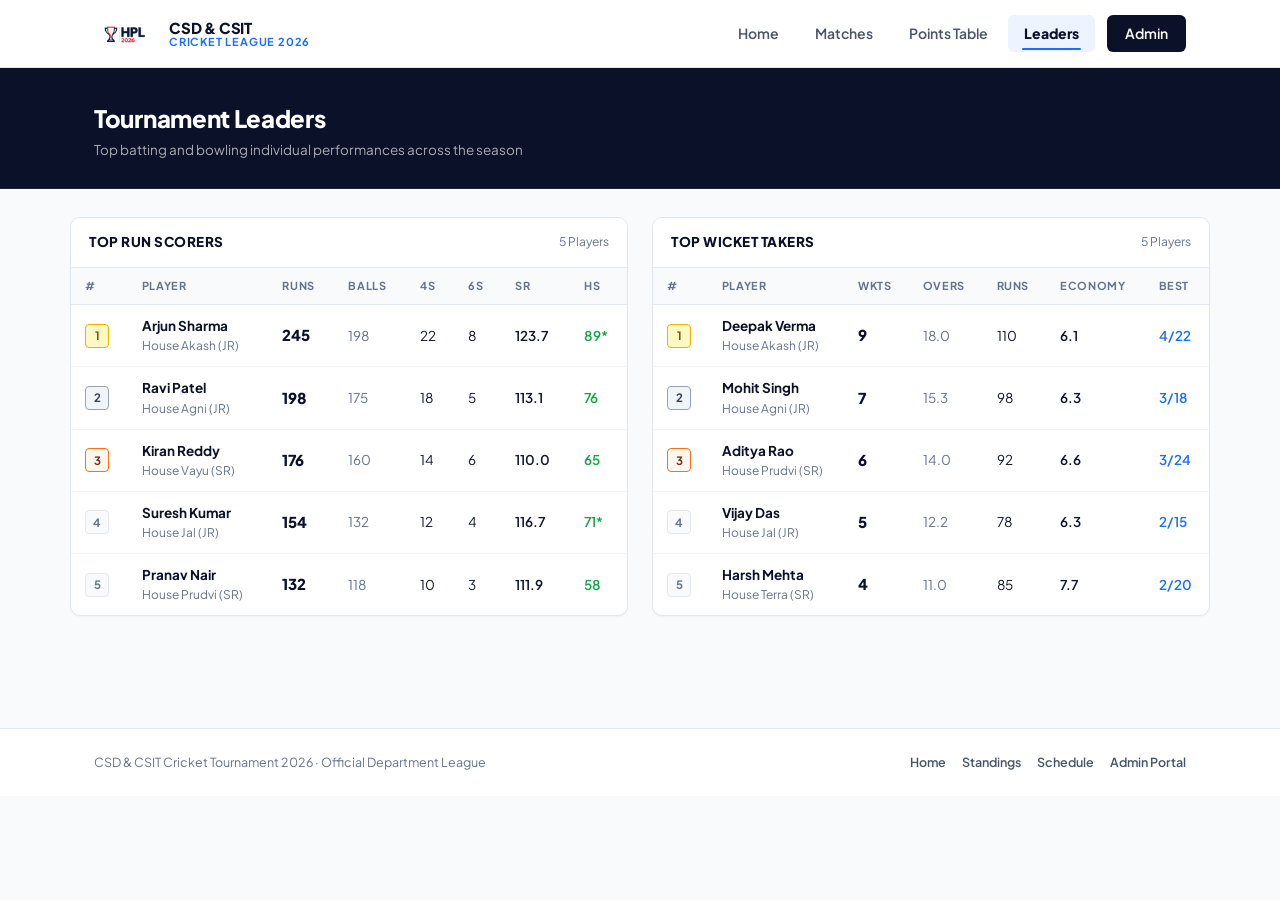
<file: leaders.html>
<!DOCTYPE html>
<html lang="en">
<head>
  <meta charset="UTF-8" />
  <meta name="viewport" content="width=device-width, initial-scale=1.0" />
  <title>Tournament Leaders — CSD &amp; CSIT Cricket League 2026</title>
  <meta name="description" content="Top run scorers and top wicket takers in CSD &amp; CSIT Cricket League 2026." />
  <link rel="stylesheet" href="css/style.css" />
</head>
<body>

<header class="site-header">
  <div class="header-inner">
    <a href="index.html" class="logo-area" aria-label="CSD &amp; CSIT Cricket League Home">
      <img src="asserts/hpl_Logo.png" alt="HPL 2026" class="nav-hpl-logo" />
      <div class="logo-text">
        <div class="logo-title">CSD &amp; CSIT</div>
        <div class="logo-sub">Cricket League 2026</div>
      </div>
    </a>
    <button class="hamburger" id="nav-toggle" aria-label="Toggle navigation" aria-expanded="false" aria-controls="nav-menu">
      <span class="bar1"></span>
      <span class="bar2"></span>
      <span class="bar3"></span>
    </button>
    <nav>
      <ul class="nav-menu" id="nav-menu" role="list">
        <li><a href="index.html" class="nav-link">Home</a></li>
        <li><a href="matches.html" class="nav-link">Matches</a></li>
        <li><a href="points-table.html" class="nav-link">Points Table</a></li>
        <li><a href="leaders.html" class="nav-link active">Leaders</a></li>
        <li><a href="admin.html" class="nav-link nav-admin">Admin</a></li>
      </ul>
    </nav>
  </div>
</header>

<div class="page-banner">
  <div class="container">
    <h1>Tournament Leaders</h1>
    <p>Top batting and bowling individual performances across the season</p>
  </div>
</div>

<div class="container page-body">
  <div class="leaders-grid">

    <!-- Run Scorers -->
    <div class="section-panel">
      <div class="panel-header">
        <span class="panel-title">Top Run Scorers</span>
        <span style="font-size:12px;color:var(--text-muted)" id="scorers-count"></span>
      </div>
      <div class="table-scroll">
        <table class="leader-table" aria-label="Top run scorers">
          <thead>
            <tr>
              <th>#</th><th>Player</th><th>Runs</th><th>Balls</th><th>4s</th><th>6s</th><th>SR</th><th>HS</th>
            </tr>
          </thead>
          <tbody id="runs-body"></tbody>
        </table>
      </div>
    </div>

    <!-- Wicket Takers -->
    <div class="section-panel">
      <div class="panel-header">
        <span class="panel-title">Top Wicket Takers</span>
        <span style="font-size:12px;color:var(--text-muted)" id="bowlers-count"></span>
      </div>
      <div class="table-scroll">
        <table class="leader-table" aria-label="Top wicket takers">
          <thead>
            <tr>
              <th>#</th><th>Player</th><th>Wkts</th><th>Overs</th><th>Runs</th><th>Economy</th><th>Best</th>
            </tr>
          </thead>
          <tbody id="wkts-body"></tbody>
        </table>
      </div>
    </div>

  </div>
</div>

<footer class="site-footer">
  <div class="container footer-inner">
    <div>CSD &amp; CSIT Cricket Tournament 2026 · Official Department League</div>
    <div class="footer-links">
      <a href="index.html">Home</a>
      <a href="points-table.html">Standings</a>
      <a href="matches.html">Schedule</a>
      <a href="admin.html">Admin Portal</a>
    </div>
  </div>
</footer>

<script src="js/data.js"></script>
<script src="js/common.js"></script>
<script>
document.addEventListener("DOMContentLoaded", () => {
  const rankClass = i => ["gold","silver","bronze"][i] || "";

  // Run scorers
  const scorers = loadRunScorers();
  const rb = document.getElementById("runs-body");
  const scCount = document.getElementById("scorers-count");
  if (scCount) scCount.textContent = `${scorers.length} Players`;
  rb.innerHTML = "";
  if (!scorers.length) {
    rb.innerHTML = '<tr><td colspan="8" style="text-align:center;padding:24px;color:var(--text-muted)">No batting stats recorded yet.</td></tr>';
  } else {
    scorers.forEach((p, i) => {
      rb.innerHTML += `<tr>
        <td><span class="rank-badge ${rankClass(i)}">${p.rank || (i+1)}</span></td>
        <td><div class="leader-name">${p.name}</div><div class="leader-team">${p.team}</div></td>
        <td class="leader-stat">${p.runs}</td>
        <td style="color:var(--text-muted)">${p.balls ?? '—'}</td>
        <td>${p.fours ?? '—'}</td><td>${p.sixes ?? '—'}</td>
        <td style="font-weight:600">${p.sr ?? '—'}</td>
        <td style="color:var(--state-completed);font-weight:600">${p.hs ?? '—'}</td>
      </tr>`;
    });
  }

  // Wicket takers
  const bowlers = loadWicketTakers();
  const wb = document.getElementById("wkts-body");
  const boCount = document.getElementById("bowlers-count");
  if (boCount) boCount.textContent = `${bowlers.length} Players`;
  wb.innerHTML = "";
  if (!bowlers.length) {
    wb.innerHTML = '<tr><td colspan="7" style="text-align:center;padding:24px;color:var(--text-muted)">No bowling stats recorded yet.</td></tr>';
  } else {
    bowlers.forEach((p, i) => {
      wb.innerHTML += `<tr>
        <td><span class="rank-badge ${rankClass(i)}">${p.rank || (i+1)}</span></td>
        <td><div class="leader-name">${p.name}</div><div class="leader-team">${p.team}</div></td>
        <td class="leader-stat">${p.wickets}</td>
        <td style="color:var(--text-muted)">${p.overs ?? '—'}</td>
        <td>${p.runs ?? '—'}</td>
        <td style="font-weight:600">${p.economy ?? '—'}</td>
        <td style="color:var(--blue);font-weight:600">${p.best ?? '—'}</td>
      </tr>`;
    });
  }
});
</script>
</body>
</html>
</file>
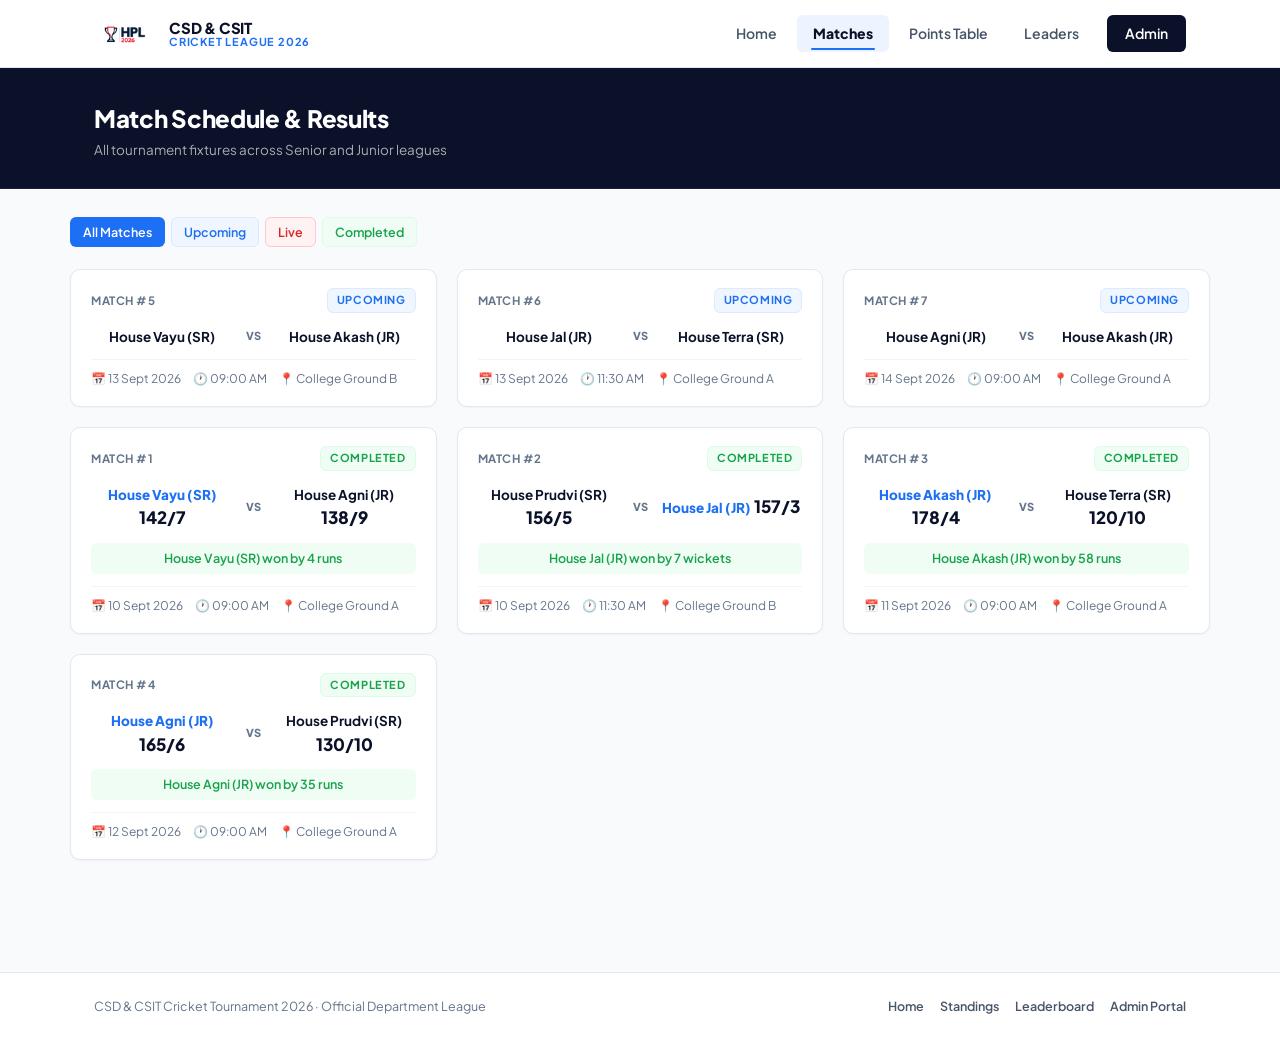
<file: matches.html>
<!DOCTYPE html>
<html lang="en">
<head>
  <meta charset="UTF-8" />
  <meta name="viewport" content="width=device-width, initial-scale=1.0" />
  <title>Match Fixtures &amp; Schedule — CSD &amp; CSIT Cricket League 2026</title>
  <meta name="description" content="Match schedule, upcoming fixtures, and completed results for CSD &amp; CSIT Cricket League 2026." />
  <link rel="stylesheet" href="css/style.css" />
</head>
<body>

<header class="site-header">
  <div class="header-inner">
    <a href="index.html" class="logo-area" aria-label="CSD &amp; CSIT Cricket League Home">
      <img src="asserts/hpl_Logo.png" alt="HPL 2026" class="nav-hpl-logo" />
      <div class="logo-text">
        <div class="logo-title">CSD &amp; CSIT</div>
        <div class="logo-sub">Cricket League 2026</div>
      </div>
    </a>
    <button class="hamburger" id="nav-toggle" aria-label="Toggle navigation" aria-expanded="false" aria-controls="nav-menu">
      <span class="bar1"></span>
      <span class="bar2"></span>
      <span class="bar3"></span>
    </button>
    <nav>
      <ul class="nav-menu" id="nav-menu" role="list">
        <li><a href="index.html" class="nav-link">Home</a></li>
        <li><a href="matches.html" class="nav-link active">Matches</a></li>
        <li><a href="points-table.html" class="nav-link">Points Table</a></li>
        <li><a href="leaders.html" class="nav-link">Leaders</a></li>
        <li><a href="admin.html" class="nav-link nav-admin">Admin</a></li>
      </ul>
    </nav>
  </div>
</header>

<div class="page-banner">
  <div class="container">
    <h1>Match Schedule &amp; Results</h1>
    <p>All tournament fixtures across Senior and Junior leagues</p>
  </div>
</div>

<div class="container page-body">
  <!-- Filter tabs -->
  <div style="display:flex;gap:6px;margin-bottom:22px;flex-wrap:wrap">
    <button class="btn btn-blue btn-sm filter-tab" data-filter="ALL" id="tab-all">All Matches</button>
    <button class="btn btn-sm filter-tab" style="background:#EFF6FF;color:var(--blue);border-color:#DBEAFE" data-filter="UPCOMING" id="tab-upcoming">Upcoming</button>
    <button class="btn btn-sm filter-tab" style="background:#FEF2F2;color:var(--state-live);border-color:#FECACA" data-filter="LIVE" id="tab-live">Live</button>
    <button class="btn btn-sm filter-tab" style="background:#F0FDF4;color:var(--state-completed);border-color:#DCFCE7" data-filter="COMPLETED" id="tab-completed">Completed</button>
  </div>
  
  <div class="matches-grid" id="matches-container"></div>
</div>

<footer class="site-footer">
  <div class="container footer-inner">
    <div>CSD &amp; CSIT Cricket Tournament 2026 · Official Department League</div>
    <div class="footer-links">
      <a href="index.html">Home</a>
      <a href="points-table.html">Standings</a>
      <a href="leaders.html">Leaderboard</a>
      <a href="admin.html">Admin Portal</a>
    </div>
  </div>
</footer>

<script src="js/data.js"></script>
<script src="js/common.js"></script>
<script src="js/matches.js"></script>
<script>
let currentFilter = "ALL";
document.querySelectorAll(".filter-tab").forEach(btn => {
  btn.addEventListener("click", () => {
    currentFilter = btn.dataset.filter;
    document.querySelectorAll(".filter-tab").forEach(b => { 
      b.className = "btn btn-sm filter-tab"; 
      b.style.background = ""; 
      b.style.color = ""; 
      b.style.borderColor = "";
    });
    btn.classList.add("btn-blue");
    
    const all = loadMatches();
    const matches = currentFilter === "ALL" ? all : all.filter(m => m.status === currentFilter);
    const container = document.getElementById("matches-container");
    const order = { LIVE: 0, UPCOMING: 1, COMPLETED: 2 };
    const sorted = [...matches].sort((a, b) => (order[a.status]??3)-(order[b.status]??3));
    container.innerHTML = "";
    if (!sorted.length) {
      container.innerHTML = '<p style="color:var(--text-muted);padding:30px;text-align:center;grid-column:1/-1;">No matches found for this category.</p>';
      return;
    }
    sorted.forEach(m => {
      const isCompleted = m.status === "COMPLETED";
      const card = document.createElement("div");
      card.className = `match-card ${m.status.toLowerCase()}`;
      card.innerHTML = `
        <div class="match-card-header">
          <span class="match-no">Match #${m.matchNo}</span>
          ${statusBadge(m.status)}
        </div>
        <div class="match-teams">
          <div class="match-team ${isCompleted&&m.result&&m.result.startsWith(m.teamA)?'winner':''}">
            <span class="team-label">${m.teamA}</span>
            ${m.scoreA?`<span class="match-score">${m.scoreA}</span>`:''}
          </div>
          <div class="vs-divider">VS</div>
          <div class="match-team ${isCompleted&&m.result&&m.result.startsWith(m.teamB)?'winner':''}">
            <span class="team-label">${m.teamB}</span>
            ${m.scoreB?`<span class="match-score">${m.scoreB}</span>`:''}
          </div>
        </div>
        ${m.result?`<div class="match-result">${m.result}</div>`:''}
        <div class="match-meta">
          <span>Date: ${formatDate(m.date)}</span>
          <span>Time: ${m.time || 'TBD'}</span>
          <span>Venue: ${m.venue || 'College Ground'}</span>
        </div>`;
      container.appendChild(card);
    });
  });
});
</script>
</body>
</html>
</file>
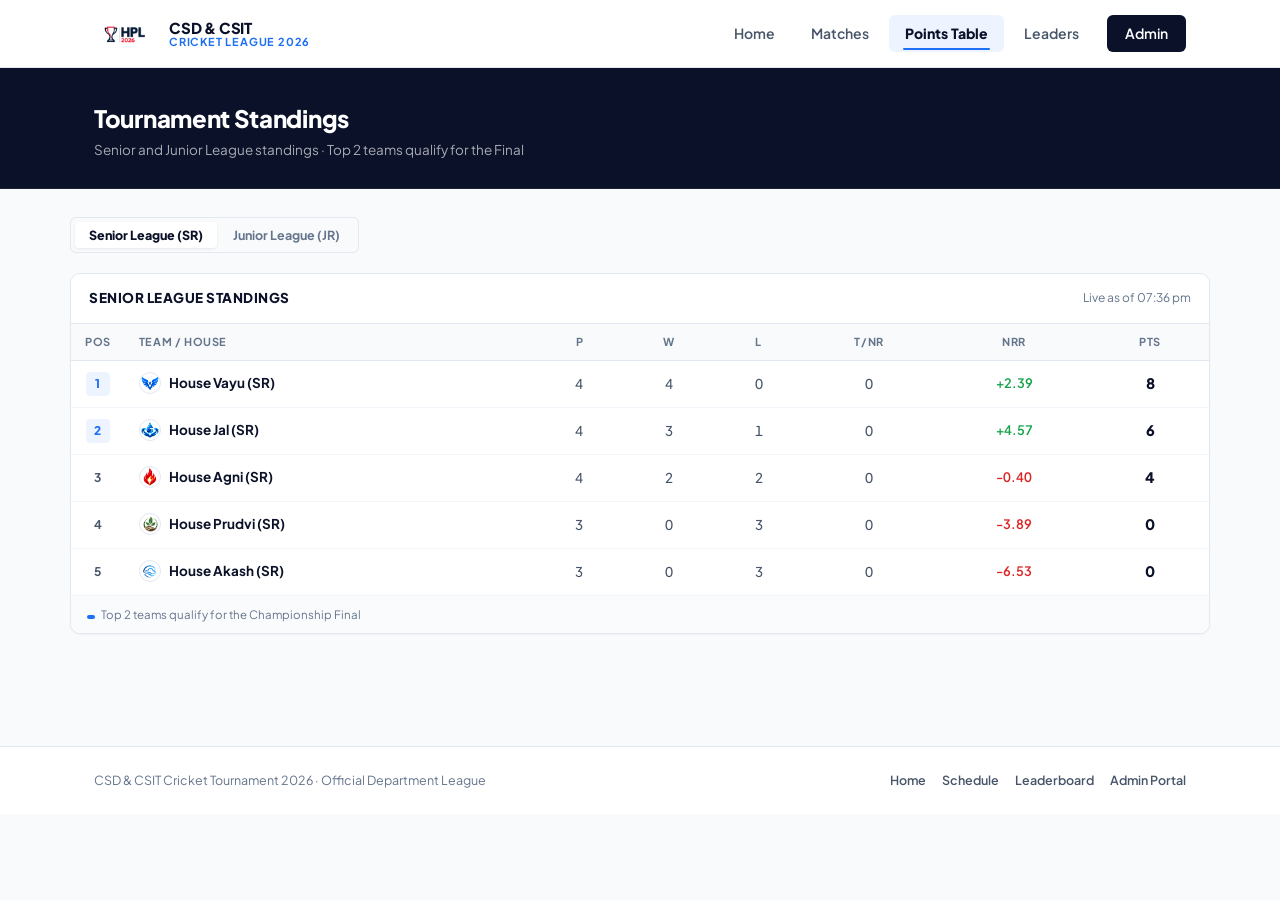
<file: points-table.html>
<!DOCTYPE html>
<html lang="en">
<head>
  <meta charset="UTF-8" />
  <meta name="viewport" content="width=device-width, initial-scale=1.0" />
  <title>Tournament Standings — CSD &amp; CSIT Cricket League 2026</title>
  <meta name="description" content="Official Senior and Junior league points table and standings for CSD &amp; CSIT Cricket League 2026." />
  <link rel="stylesheet" href="css/style.css" />
</head>
<body>

<header class="site-header">
  <div class="header-inner">
    <a href="index.html" class="logo-area" aria-label="CSD &amp; CSIT Cricket League Home">
      <img src="asserts/hpl_Logo.png" alt="HPL 2026" class="nav-hpl-logo" />
      <div class="logo-text">
        <div class="logo-title">CSD &amp; CSIT</div>
        <div class="logo-sub">Cricket League 2026</div>
      </div>
    </a>
    <button class="hamburger" id="nav-toggle" aria-label="Toggle navigation" aria-expanded="false" aria-controls="nav-menu">
      <span class="bar1"></span>
      <span class="bar2"></span>
      <span class="bar3"></span>
    </button>
    <nav>
      <ul class="nav-menu" id="nav-menu" role="list">
        <li><a href="index.html" class="nav-link">Home</a></li>
        <li><a href="matches.html" class="nav-link">Matches</a></li>
        <li><a href="points-table.html" class="nav-link active">Points Table</a></li>
        <li><a href="leaders.html" class="nav-link">Leaders</a></li>
        <li><a href="admin.html" class="nav-link nav-admin">Admin</a></li>
      </ul>
    </nav>
  </div>
</header>

<div class="page-banner">
  <div class="container">
    <h1>Tournament Standings</h1>
    <p>Senior and Junior League standings · Top 2 teams qualify for the Final</p>
  </div>
</div>

<div class="container page-body">

  <!-- League switcher tabs -->
  <div style="margin-bottom: 20px;">
    <div class="league-pill-group" style="width: fit-content; padding: 4px;" role="tablist" aria-label="League selector">
      <button class="league-pill active" id="tab-sr" role="tab" aria-selected="true" aria-controls="panel-sr" onclick="switchLeague('sr')">
        Senior League (SR)
      </button>
      <button class="league-pill" id="tab-jr" role="tab" aria-selected="false" aria-controls="panel-jr" onclick="switchLeague('jr')">
        Junior League (JR)
      </button>
    </div>
  </div>

  <!-- SR Panel -->
  <div id="panel-sr" class="section-panel" role="tabpanel" aria-labelledby="tab-sr">
    <div class="panel-header">
      <span class="panel-title">Senior League Standings</span>
      <span style="font-size:12px;color:var(--text-muted)" id="lu-sr"></span>
    </div>
    <div class="table-scroll">
      <table class="standings-table" aria-label="Senior League standings">
        <thead>
          <tr>
            <th class="th-center" scope="col">POS</th>
            <th scope="col">TEAM / HOUSE</th>
            <th class="th-center" scope="col" title="Played">P</th>
            <th class="th-center" scope="col" title="Wins">W</th>
            <th class="th-center" scope="col" title="Losses">L</th>
            <th class="th-center" scope="col" title="Ties/No Result">T/NR</th>
            <th class="th-center" scope="col" title="Net Run Rate">NRR</th>
            <th class="th-center" scope="col" title="Points">PTS</th>
          </tr>
        </thead>
        <tbody id="sr-standings-body"></tbody>
      </table>
    </div>
    <div class="table-footer-legend">
      <div><span class="legend-qualify-mark"></span> Top 2 teams qualify for the Championship Final</div>
    </div>
  </div>

  <!-- JR Panel -->
  <div id="panel-jr" class="section-panel" role="tabpanel" aria-labelledby="tab-jr" style="display:none">
    <div class="panel-header">
      <span class="panel-title">Junior League Standings</span>
      <span style="font-size:12px;color:var(--text-muted)" id="lu-jr"></span>
    </div>
    <div class="table-scroll">
      <table class="standings-table" aria-label="Junior League standings">
        <thead>
          <tr>
            <th class="th-center" scope="col">POS</th>
            <th scope="col">TEAM / HOUSE</th>
            <th class="th-center" scope="col" title="Played">P</th>
            <th class="th-center" scope="col" title="Wins">W</th>
            <th class="th-center" scope="col" title="Losses">L</th>
            <th class="th-center" scope="col" title="Ties/No Result">T/NR</th>
            <th class="th-center" scope="col" title="Net Run Rate">NRR</th>
            <th class="th-center" scope="col" title="Points">PTS</th>
          </tr>
        </thead>
        <tbody id="jr-standings-body"></tbody>
      </table>
    </div>
    <div class="table-footer-legend">
      <div><span class="legend-qualify-mark"></span> Top 2 teams qualify for the Championship Final</div>
    </div>
  </div>

</div>

<footer class="site-footer">
  <div class="container footer-inner">
    <div>CSD &amp; CSIT Cricket Tournament 2026 · Official Department League</div>
    <div class="footer-links">
      <a href="index.html">Home</a>
      <a href="matches.html">Schedule</a>
      <a href="leaders.html">Leaderboard</a>
      <a href="admin.html">Admin Portal</a>
    </div>
  </div>
</footer>

<script src="js/data.js"></script>
<script src="js/common.js"></script>
<script>
  function renderTable(teams, tbodyId) {
    const sorted = sortTeams(teams);
    const tbody = document.getElementById(tbodyId);
    if (!tbody) return;
    tbody.innerHTML = "";
    sorted.forEach((team, index) => {
      const pos = index + 1;
      const nrr = parseFloat(team.nrr);
      const nrrClass = nrr > 0 ? "nrr-pos" : nrr < 0 ? "nrr-neg" : "nrr-zero";
      const logoHtml = team.logo
        ? `<img src="${team.logo}" alt="" class="team-logo-sm" />`
        : `<span class="team-dot" style="background:${team.color || '#1D6FF3'}"></span>`;
      const tr = document.createElement("tr");
      tr.innerHTML = `
        <td class="col-pos">
          <span class="pos-num ${pos <= 2 ? 'top-qualify' : ''}">${pos}</span>
        </td>
        <td class="col-team" style="display:flex;align-items:center;gap:0">
          ${logoHtml}
          <span class="team-name">${team.name}</span>
        </td>
        <td class="col-stat">${team.played}</td>
        <td class="col-stat">${team.wins}</td>
        <td class="col-stat">${team.losses}</td>
        <td class="col-stat">${(team.ties || 0) + (team.noResult || 0)}</td>
        <td class="col-nrr ${nrrClass}">${formatNRR(nrr)}</td>
        <td class="col-pts">${team.points}</td>
      `;
      tbody.appendChild(tr);
    });
  }

  function switchLeague(league) {
    const srPanel = document.getElementById("panel-sr");
    const jrPanel = document.getElementById("panel-jr");
    const tabSR   = document.getElementById("tab-sr");
    const tabJR   = document.getElementById("tab-jr");

    if (league === "sr") {
      srPanel.style.display = "block";
      jrPanel.style.display = "none";
      tabSR.classList.add("active");    tabSR.setAttribute("aria-selected", "true");
      tabJR.classList.remove("active"); tabJR.setAttribute("aria-selected", "false");
    } else {
      srPanel.style.display = "none";
      jrPanel.style.display = "block";
      tabSR.classList.remove("active"); tabSR.setAttribute("aria-selected", "false");
      tabJR.classList.add("active");    tabJR.setAttribute("aria-selected", "true");
    }
    sessionStorage.setItem("pt_active_league", league);
  }

  document.addEventListener("DOMContentLoaded", () => {
    renderTable(loadTeams(),   "sr-standings-body");
    renderTable(loadJRTeams(), "jr-standings-body");

    const ts = new Date().toLocaleTimeString("en-IN", { hour: "2-digit", minute: "2-digit" });
    const luSr = document.getElementById("lu-sr");
    const luJr = document.getElementById("lu-jr");
    if (luSr) luSr.textContent = "Live as of " + ts;
    if (luJr) luJr.textContent = "Live as of " + ts;

    const saved = sessionStorage.getItem("pt_active_league");
    if (saved === "jr") switchLeague("jr");
  });
</script>
</body>
</html>
</file>
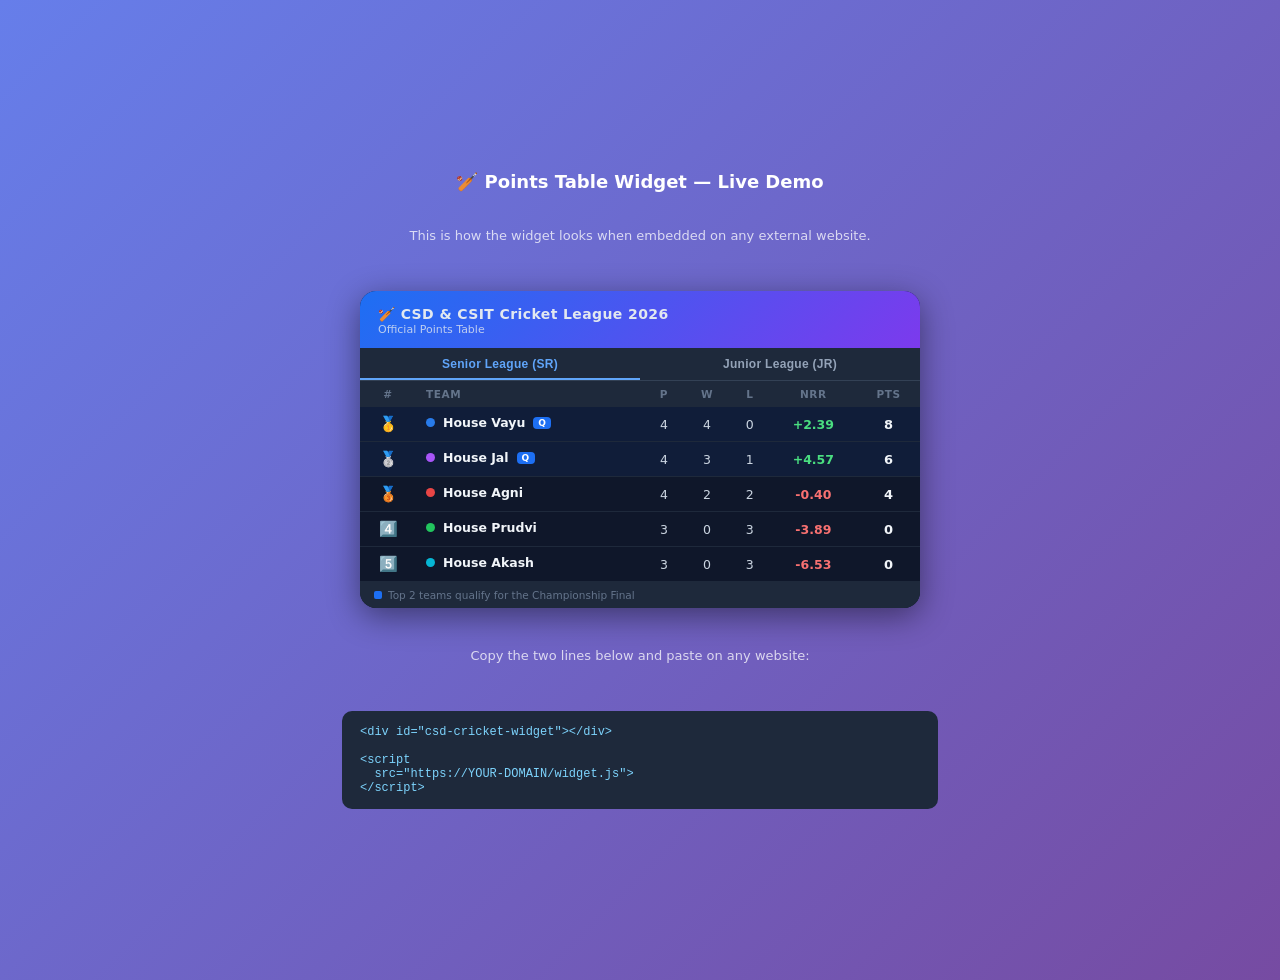
<file: widget-demo.html>
<!DOCTYPE html>
<html lang="en">
<head>
  <meta charset="UTF-8" />
  <meta name="viewport" content="width=device-width, initial-scale=1.0" />
  <title>Widget Demo — CSD &amp; CSIT Cricket League 2026</title>
  <style>
    body {
      margin: 0;
      min-height: 100vh;
      background: linear-gradient(135deg, #667eea 0%, #764ba2 100%);
      display: flex;
      flex-direction: column;
      align-items: center;
      justify-content: center;
      gap: 32px;
      padding: 40px 20px;
      font-family: system-ui, sans-serif;
    }
    h2 {
      color: #fff;
      margin: 0 0 4px;
      font-size: 18px;
      text-align: center;
    }
    p {
      color: rgba(255,255,255,.75);
      margin: 0 0 16px;
      font-size: 13px;
      text-align: center;
    }
    .embed-code {
      background: #1e293b;
      color: #7dd3fc;
      padding: 14px 18px;
      border-radius: 10px;
      font-family: 'Courier New', monospace;
      font-size: 12px;
      max-width: 560px;
      width: 100%;
      overflow-x: auto;
      white-space: pre;
    }
    #csd-cricket-widget { max-width: 560px; width: 100%; }
  </style>
</head>
<body>

  <h2>🏏 Points Table Widget — Live Demo</h2>
  <p>This is how the widget looks when embedded on any external website.</p>

  <!-- ① The container (just one div) -->
  <div id="csd-cricket-widget"></div>

  <p style="margin-top:8px">Copy the two lines below and paste on any website:</p>
  <div class="embed-code">&lt;div id="csd-cricket-widget"&gt;&lt;/div&gt;

&lt;script
  src="https://YOUR-DOMAIN/widget.js"&gt;
&lt;/script&gt;</div>

  <!-- Optional: override config BEFORE loading widget.js -->
  <script>
    window.CSDWidgetConfig = {
      containerId:   "csd-cricket-widget",
      defaultLeague: "sr",
      /* linkToSite: "https://your-domain.com/points-table.html" */
    };
  </script>

  <!-- ② Load the widget script -->
  <script src="widget.js"></script>

</body>
</html>
</file>
<file: css/style.css>
/* ============================================================
   CSD & CSIT CRICKET LEAGUE — OFFICIAL DESIGN SYSTEM
   Modern Sports Editorial × Minimal Tournament Portal
   ============================================================ */

/* ---- Google Fonts ---- */
@import url('https://fonts.googleapis.com/css2?family=Plus+Jakarta+Sans:wght@400;500;600;700;800;900&family=Inter:wght@400;500;600;700&display=swap');

/* ---- Design Tokens ---- */
:root {
  /* Brand Palettes */
  --navy: #0A1128;
  --navy-dark: #060B1A;
  --navy-surface: #101B38;
  --navy-subtle: #1C2B50;
  
  --blue: #1D6FF3;
  --blue-hover: #125BD4;
  --blue-subtle: #EEF4FF;
  --blue-border: #D0E1FD;

  /* Neutrals */
  --bg: #F8FAFC;
  --surface: #FFFFFF;
  --border: #E2E8F0;
  --border-light: #F1F5F9;
  
  --text-primary: #0F172A;
  --text-secondary: #475569;
  --text-muted: #64748B;
  --text-light: #94A3B8;

  /* State Accents (Disciplined & Meaningful) */
  --state-live: #DC2626;
  --state-live-bg: #FEF2F2;
  --state-live-border: #FECACA;

  --state-upcoming: #1D6FF3;
  --state-upcoming-bg: #EFF6FF;
  --state-upcoming-border: #DBEAFE;

  --state-completed: #16A34A;
  --state-completed-bg: #F0FDF4;
  --state-completed-border: #DCFCE7;

  /* Sizing & Elevation */
  --header-h: 68px;
  --radius-sm: 6px;
  --radius: 10px;
  --radius-lg: 14px;
  
  --shadow-xs: 0 1px 2px rgba(15, 23, 42, 0.04);
  --shadow-sm: 0 1px 3px rgba(15, 23, 42, 0.06), 0 1px 2px rgba(15, 23, 42, 0.04);
  --shadow-md: 0 4px 16px -2px rgba(15, 23, 42, 0.08), 0 2px 6px -1px rgba(15, 23, 42, 0.04);
  --shadow-lg: 0 12px 32px -4px rgba(15, 23, 42, 0.12);
}

/* ---- Reset & Base ---- */
*, *::before, *::after { box-sizing: border-box; margin: 0; padding: 0; }
html { scroll-behavior: smooth; }
body {
  font-family: 'Plus Jakarta Sans', 'Inter', system-ui, -apple-system, sans-serif;
  background: var(--bg);
  color: var(--text-primary);
  font-size: 15px;
  line-height: 1.5;
  min-height: 100vh;
  -webkit-font-smoothing: antialiased;
}
a { color: inherit; text-decoration: none; }
button { cursor: pointer; font-family: inherit; }
img { max-width: 100%; display: block; }
input, select, textarea { font-family: inherit; }

/* ---- Grid & Container ---- */
.container { width: 100%; max-width: 1140px; margin: 0 auto; padding: 0 24px; }
.page-body { padding: 28px 0 64px; }

/* ---- Team Logos & Dots ---- */
.team-logo {
  width: 28px; height: 28px;
  border-radius: 50%;
  object-fit: contain;
  background: #fff;
  border: 1px solid var(--border);
  flex-shrink: 0;
  display: inline-block;
  vertical-align: middle;
  margin-right: 10px;
}
.team-logo-sm {
  width: 22px; height: 22px;
  border-radius: 50%;
  object-fit: contain;
  background: #fff;
  border: 1px solid var(--border);
  display: inline-block;
  vertical-align: middle;
  margin-right: 8px;
}
.team-dot {
  display: inline-block; width: 9px; height: 9px; border-radius: 50%;
  margin-right: 8px; flex-shrink: 0; vertical-align: middle;
}
.team-name { font-weight: 700; color: var(--navy); }

/* ============================================================
   NAVBAR & SELECTION ANIMATION
   ============================================================ */
.site-header {
  position: sticky; top: 0; z-index: 100;
  background: #FFFFFF;
  border-bottom: 1px solid var(--border);
  height: var(--header-h);
  display: flex; align-items: center;
  transition: all 0.2s ease;
}
.header-inner {
  display: flex; align-items: center; justify-content: space-between;
  width: 100%; max-width: 1140px; margin: 0 auto; padding: 0 24px;
}
.logo-area { display: flex; align-items: center; gap: 12px; flex-shrink: 0; }
.nav-hpl-logo { height: 42px; width: auto; object-fit: contain; display: block; }
.logo-text { line-height: 1.15; }
.logo-title { font-size: 15px; font-weight: 800; color: var(--navy); letter-spacing: -.2px; }
.logo-sub { font-size: 11px; color: var(--blue); font-weight: 700; text-transform: uppercase; letter-spacing: .8px; }

.nav-menu { display: flex; align-items: center; gap: 4px; list-style: none; }
.nav-link {
  display: inline-flex; align-items: center;
  padding: 8px 16px; border-radius: var(--radius-sm);
  font-size: 14px; font-weight: 600; color: var(--text-secondary);
  transition: all 0.2s cubic-bezier(0.4, 0, 0.2, 1);
  position: relative;
  white-space: nowrap;
}
.nav-link:hover {
  color: #0A1128;
  background: var(--blue-subtle);
  transform: translateY(-1px);
}
.nav-link.active {
  color: #0A1128;
  font-weight: 800;
  background: var(--blue-subtle);
}
.nav-link.active::after {
  content: "";
  position: absolute;
  bottom: 2px;
  left: 14px;
  right: 14px;
  height: 2px;
  background: var(--blue);
  border-radius: 2px;
  transition: all 0.2s ease;
}

.nav-link.nav-admin {
  background: var(--navy); color: #FFFFFF;
  padding: 8px 18px; margin-left: 8px; font-weight: 600;
  border-radius: var(--radius-sm);
}
.nav-link.nav-admin:hover {
  background: var(--blue); color: #FFFFFF;
  transform: translateY(-1px);
}
.nav-link.nav-admin.active {
  background: var(--blue); color: #FFFFFF;
}
.nav-link.nav-admin.active::after { display: none; }

.hamburger {
  display: none; background: none; border: none;
  padding: 8px; border-radius: var(--radius-sm); flex-direction: column; gap: 5px;
}
.hamburger span {
  display: block; width: 22px; height: 2px; background: var(--navy);
  border-radius: 2px; transition: transform .25s, opacity .25s;
}

/* ============================================================
   PAGE TITLE BANNER (INTERNAL PAGES)
   ============================================================ */
.page-banner {
  background: var(--navy);
  color: #FFFFFF; padding: 32px 0 28px;
  border-bottom: 1px solid rgba(255,255,255,.08);
}
.page-banner h1 { font-size: 24px; font-weight: 800; letter-spacing: -.3px; }
.page-banner p { color: rgba(255,255,255,.65); font-size: 13.5px; margin-top: 4px; }

/* ============================================================
   ADMIN HEADER TABS & LEAGUE PILL SWITCHERS
   ============================================================ */
.admin-tab-group {
  display: flex; gap: 4px;
  background: rgba(255, 255, 255, 0.12);
  border: 1px solid rgba(255, 255, 255, 0.22);
  border-radius: var(--radius-sm);
  padding: 3px;
}
.admin-tab-btn {
  padding: 6px 16px; border-radius: 4px; border: none;
  background: transparent; color: rgba(255, 255, 255, 0.8);
  font-size: 13px; font-weight: 700; cursor: pointer;
  transition: all 0.2s cubic-bezier(0.4, 0, 0.2, 1);
}
.admin-tab-btn:hover:not(.active) {
  color: #FFFFFF;
  background: rgba(255, 255, 255, 0.14);
}
.admin-tab-btn.active {
  background: #FFFFFF !important;
  color: #0A1128 !important; /* Selected tab becomes #0A1128 */
  font-weight: 800 !important;
  box-shadow: 0 1px 3px rgba(0, 0, 0, 0.15);
}

.league-pill-group {
  display: flex; gap: 2px; background: var(--bg);
  padding: 3px; border-radius: var(--radius-sm); border: 1px solid var(--border);
}
.league-pill {
  padding: 5px 14px; border-radius: 4px; font-size: 12.5px; font-weight: 700;
  border: none; background: transparent; color: var(--text-muted);
  cursor: pointer; transition: all 0.2s cubic-bezier(0.4, 0, 0.2, 1);
}
.league-pill:hover:not(.active) {
  color: #0A1128;
  background: rgba(0, 0, 0, 0.04);
}
.league-pill.active {
  background: #FFFFFF !important;
  color: #0A1128 !important; /* Selected pill becomes #0A1128 */
  font-weight: 800 !important;
  box-shadow: 0 1px 3px rgba(0,0,0,.08);
}

/* Admin Standings Sub-Tabs */
.admin-league-tabs {
  display: flex; gap: 2px; background: var(--bg);
  border: 1px solid var(--border); border-radius: var(--radius-sm); padding: 3px;
  width: fit-content;
}
.admin-league-tab {
  padding: 6px 16px; border-radius: 4px; border: none;
  background: transparent; color: var(--text-muted);
  font-size: 12.5px; font-weight: 700; cursor: pointer;
  transition: all 0.2s ease;
}
.admin-league-tab:hover:not(.active) {
  color: #0A1128;
  background: rgba(0, 0, 0, 0.04);
}
.admin-league-tab.active {
  background: #FFFFFF !important;
  color: #0A1128 !important;
  font-weight: 800 !important;
  box-shadow: 0 1px 2px rgba(0,0,0,.06);
}

/* ============================================================
   BUTTONS
   ============================================================ */
.btn {
  display: inline-flex; align-items: center; justify-content: center; gap: 6px;
  padding: 9px 18px; border-radius: var(--radius-sm); font-size: 13.5px; font-weight: 600;
  transition: all .15s ease; border: 1px solid transparent; outline: none; cursor: pointer;
  white-space: nowrap;
}
.btn-primary { background: #FFFFFF; color: var(--navy); border-color: rgba(255,255,255,.3); }
.btn-primary:hover { background: #F1F5F9; color: var(--navy-dark); transform: translateY(-1px); }
.btn-outline { background: rgba(255,255,255,.08); color: #FFFFFF; border-color: rgba(255,255,255,.2); }
.btn-outline:hover { background: rgba(255,255,255,.16); border-color: rgba(255,255,255,.35); color: #FFFFFF; }
.btn-blue { background: var(--blue); color: #FFFFFF; }
.btn-blue:hover { background: var(--blue-hover); color: #FFFFFF; transform: translateY(-1px); }
.btn-navy { background: var(--navy); color: #FFFFFF; }
.btn-navy:hover { background: var(--navy-surface); }
.btn-sm { padding: 6px 12px; font-size: 12.5px; }
.btn-xs { padding: 4px 10px; font-size: 12px; }
.btn-danger { background: var(--state-live-bg); color: var(--state-live); border-color: var(--state-live-border); }
.btn-danger:hover { background: var(--state-live); color: #FFFFFF; }
.btn-edit { background: var(--blue-subtle); color: var(--blue); border-color: var(--blue-border); }
.btn-edit:hover { background: var(--blue); color: #FFFFFF; }
.btn-full { width: 100%; justify-content: center; padding: 11px; font-size: 14.5px; }

/* ============================================================
   EDITORIAL HERO (HOMEPAGE)
   ============================================================ */
.tournament-hero {
  background: var(--navy);
  color: #FFFFFF;
  padding: 42px 0 38px;
  border-bottom: 1px solid rgba(255,255,255,.08);
  position: relative;
}
.hero-label {
  display: inline-block;
  font-size: 11.5px; font-weight: 700;
  text-transform: uppercase; letter-spacing: 1.2px;
  color: #93C5FD;
  margin-bottom: 8px;
}
.hero-heading {
  font-size: 34px; font-weight: 900; line-height: 1.15;
  letter-spacing: -.6px; color: #FFFFFF;
}
.hero-description {
  font-size: 14.5px; color: rgba(255,255,255,.7);
  max-width: 540px; margin: 8px 0 20px; line-height: 1.45;
}
.hero-cta-group { display: flex; gap: 10px; flex-wrap: wrap; }

/* ============================================================
   TOURNAMENT STATS STRIP
   ============================================================ */
.stats-overview {
  display: grid; grid-template-columns: repeat(4, 1fr);
  background: #FFFFFF; border: 1px solid var(--border);
  border-radius: var(--radius); box-shadow: var(--shadow-xs);
  margin-top: -20px; position: relative; z-index: 10;
  overflow: hidden;
}
.stat-cell {
  padding: 18px 20px; text-align: left;
  border-right: 1px solid var(--border);
  display: flex; flex-direction: column; justify-content: center;
}
.stat-cell:last-child { border-right: none; }
.stat-val {
  font-size: 26px; font-weight: 800; color: var(--navy);
  line-height: 1; font-variant-numeric: tabular-nums;
  letter-spacing: -.5px;
}
.stat-name {
  font-size: 11.5px; font-weight: 700; color: var(--text-muted);
  text-transform: uppercase; letter-spacing: .6px; margin-top: 5px;
}

/* ============================================================
   MATCH SPOTLIGHT (HOMEPAGE)
   ============================================================ */
.spotlight-section { margin-top: 28px; }
.spotlight-card {
  background: #FFFFFF; border: 1px solid var(--border);
  border-radius: var(--radius); box-shadow: var(--shadow-sm);
  padding: 22px 24px;
}
.spotlight-header {
  display: flex; align-items: center; justify-content: space-between;
  padding-bottom: 14px; border-bottom: 1px solid var(--border-light);
}
.spotlight-eyebrow {
  display: flex; align-items: center; gap: 8px;
  font-size: 11.5px; font-weight: 700; text-transform: uppercase; letter-spacing: .8px;
  color: var(--text-muted);
}
.spotlight-body {
  display: grid; grid-template-columns: 1fr auto 1fr;
  align-items: center; gap: 20px; padding: 20px 0 16px;
  text-align: center;
}
.spotlight-team {
  display: flex; flex-direction: column; align-items: center; gap: 8px;
}
.spotlight-team.left { align-items: flex-start; text-align: left; }
.spotlight-team.right { align-items: flex-end; text-align: right; }

.spotlight-team-name {
  font-size: 18px; font-weight: 800; color: var(--navy);
  letter-spacing: -.2px; line-height: 1.2;
}
.spotlight-team-sub {
  font-size: 12px; font-weight: 600; color: var(--text-muted);
}
.spotlight-vs {
  font-size: 12px; font-weight: 800; color: var(--text-muted);
  background: var(--bg); border: 1px solid var(--border);
  padding: 6px 12px; border-radius: 20px; letter-spacing: .5px;
}
.spotlight-footer {
  display: flex; align-items: center; justify-content: space-between;
  padding-top: 14px; border-top: 1px solid var(--border-light);
  font-size: 12.5px; color: var(--text-secondary);
}
.spotlight-meta-items { display: flex; align-items: center; gap: 16px; flex-wrap: wrap; }
.spotlight-meta-item { display: flex; align-items: center; gap: 5px; font-weight: 500; }
.spotlight-meta-item strong { font-weight: 700; color: var(--text-primary); }

/* ============================================================
   STATUS BADGES
   ============================================================ */
.status-badge, .badge {
  display: inline-flex; align-items: center; gap: 5px;
  padding: 3px 9px; border-radius: var(--radius-sm);
  font-size: 11px; font-weight: 700; text-transform: uppercase; letter-spacing: .6px;
  border: 1px solid transparent;
}
.badge-upcoming {
  background: var(--state-upcoming-bg);
  color: var(--state-upcoming);
  border-color: var(--state-upcoming-border);
}
.badge-live {
  background: var(--state-live-bg);
  color: var(--state-live);
  border-color: var(--state-live-border);
}
.badge-live::before {
  content: ""; display: inline-block; width: 6px; height: 6px;
  border-radius: 50%; background: var(--state-live);
  animation: pulse-dot 1.5s infinite;
}
.badge-completed {
  background: var(--state-completed-bg);
  color: var(--state-completed);
  border-color: var(--state-completed-border);
}
@keyframes pulse-dot { 0%, 100% { opacity: 1; transform: scale(1); } 50% { opacity: .4; transform: scale(.7); } }

/* ============================================================
   MAIN CONTENT PANELS & STANDINGS TABLE
   ============================================================ */
.tournament-grid {
  display: grid; grid-template-columns: 1.2fr 0.8fr;
  gap: 24px; margin-top: 28px; align-items: start;
}

.section-panel, .card {
  background: #FFFFFF; border: 1px solid var(--border);
  border-radius: var(--radius); box-shadow: var(--shadow-xs);
  overflow: hidden;
}
.panel-header, .card-header {
  display: flex; align-items: center; justify-content: space-between;
  padding: 14px 18px; border-bottom: 1px solid var(--border);
  background: #FFFFFF;
}
.panel-title, .card-title {
  font-size: 13.5px; font-weight: 800; color: var(--navy);
  text-transform: uppercase; letter-spacing: .5px;
}
.panel-action {
  font-size: 12.5px; font-weight: 700; color: var(--blue);
  display: inline-flex; align-items: center; gap: 3px;
}
.panel-action:hover { color: var(--blue-hover); text-decoration: underline; }

/* Standings Table */
.table-scroll { overflow-x: auto; -webkit-overflow-scrolling: touch; }
.standings-table {
  width: 100%; border-collapse: collapse; min-width: 520px;
  font-size: 13.5px;
}
.standings-table thead tr {
  background: var(--bg); border-bottom: 1px solid var(--border);
}
.standings-table thead th {
  padding: 10px 14px; text-align: left;
  font-size: 11px; font-weight: 700; color: var(--text-muted);
  text-transform: uppercase; letter-spacing: .6px; white-space: nowrap;
}
.standings-table thead th.th-center { text-align: center; }
.standings-table tbody tr {
  border-bottom: 1px solid var(--border-light); transition: background .1s;
}
.standings-table tbody tr:last-child { border-bottom: none; }
.standings-table tbody tr:hover { background: #F8FAFC; }
.standings-table td { padding: 11px 14px; vertical-align: middle; }

.col-pos { width: 40px; text-align: center; }
.pos-num, .pos-badge {
  display: inline-block; font-size: 12px; font-weight: 700;
  color: var(--text-secondary); width: 24px; height: 24px; line-height: 24px;
  text-align: center; border-radius: 4px;
}
.pos-num.top-qualify, .pos-badge.pos-qualify {
  color: var(--blue); font-weight: 800; background: var(--blue-subtle);
}

.col-team { min-width: 160px; }
.col-stat { text-align: center; font-variant-numeric: tabular-nums; color: var(--text-secondary); font-weight: 500; }
.col-nrr { text-align: center; font-weight: 600; font-variant-numeric: tabular-nums; font-size: 13px; }
.col-pts { text-align: center; font-weight: 800; font-size: 14.5px; color: var(--navy); }
.nrr-pos { color: var(--state-completed); }
.nrr-neg { color: var(--state-live); }
.nrr-zero { color: var(--text-muted); }

.table-footer-legend, .qualify-legend {
  display: flex; gap: 16px; align-items: center; flex-wrap: wrap;
  padding: 10px 16px; font-size: 11.5px; color: var(--text-muted);
  border-top: 1px solid var(--border-light); background: #FAFBFD;
}
.legend-qualify-mark, .legend-dot {
  display: inline-block; width: 8px; height: 4px; background: var(--blue);
  border-radius: 2px; margin-right: 4px;
}

/* ============================================================
   MATCHES PAGE
   ============================================================ */
.matches-grid {
  display: grid; grid-template-columns: repeat(auto-fill, minmax(320px, 1fr));
  gap: 20px;
}
.match-card {
  background: #FFFFFF; border: 1px solid var(--border);
  border-radius: var(--radius); box-shadow: var(--shadow-xs);
  padding: 18px 20px; transition: all .15s ease;
}
.match-card:hover { box-shadow: var(--shadow-md); transform: translateY(-1px); }
.match-card.live { border-color: var(--state-live-border); background: #FFFAFA; }

.match-card-header {
  display: flex; align-items: center; justify-content: space-between;
  margin-bottom: 12px;
}
.match-no {
  font-size: 11.5px; font-weight: 700; color: var(--text-muted);
  text-transform: uppercase; letter-spacing: .5px;
}
.match-teams {
  display: flex; align-items: center; justify-content: space-between;
  margin-bottom: 12px; gap: 8px;
}
.match-team { flex: 1; text-align: center; }
.match-team.winner .team-label { color: var(--blue); font-weight: 800; }
.team-label { font-size: 13.5px; font-weight: 700; color: var(--navy); line-height: 1.3; }
.match-score { font-size: 17px; font-weight: 800; color: var(--navy); margin-top: 4px; }
.vs-divider { font-size: 11px; font-weight: 800; color: var(--text-muted); padding: 0 4px; }
.match-result {
  text-align: center; font-size: 12.5px; font-weight: 600;
  color: var(--state-completed); background: var(--state-completed-bg);
  border-radius: 6px; padding: 6px 10px; margin-bottom: 12px;
}
.match-meta {
  display: flex; flex-wrap: wrap; gap: 12px;
  font-size: 12px; color: var(--text-muted);
  border-top: 1px solid var(--border-light); padding-top: 10px;
}

/* Home Upcoming Fixture Rows */
.fixture-row {
  padding: 14px 18px; border-bottom: 1px solid var(--border-light);
  transition: background .12s;
}
.fixture-row:last-child { border-bottom: none; }
.fixture-row:hover { background: #FAFBFD; }
.fixture-row-top {
  display: flex; align-items: center; justify-content: space-between;
  margin-bottom: 6px; font-size: 11.5px; font-weight: 700; color: var(--text-muted);
}
.fixture-teams-line {
  display: flex; align-items: center; justify-content: space-between;
  font-size: 13.5px; font-weight: 700; color: var(--navy); gap: 10px;
}
.fixture-team-name { flex: 1; }
.fixture-team-name.right { text-align: right; }
.fixture-vs-tag {
  font-size: 10.5px; font-weight: 800; color: var(--text-muted);
  padding: 2px 6px; border-radius: 4px; background: var(--bg);
}
.fixture-details-line {
  display: flex; align-items: center; gap: 12px;
  font-size: 12px; color: var(--text-muted); margin-top: 6px;
}

/* ============================================================
   LEADERS PAGE & EDITORIAL STRIP
   ============================================================ */
.leaders-grid { display: grid; grid-template-columns: 1fr 1fr; gap: 24px; }
.leaders-editorial-grid {
  display: grid; grid-template-columns: repeat(3, 1fr);
  gap: 16px;
}
.leader-card-item {
  background: #FFFFFF; border: 1px solid var(--border);
  border-radius: var(--radius); padding: 18px 20px;
  box-shadow: var(--shadow-xs);
}
.leader-type-tag {
  font-size: 11px; font-weight: 700; text-transform: uppercase;
  letter-spacing: .8px; color: var(--blue); margin-bottom: 10px;
}
.leader-player-row {
  display: flex; align-items: baseline; justify-content: space-between;
  margin-bottom: 4px;
}
.leader-player-name { font-size: 16px; font-weight: 800; color: var(--navy); }
.leader-player-stat {
  font-size: 22px; font-weight: 900; color: var(--navy);
  font-variant-numeric: tabular-nums; line-height: 1;
}
.leader-player-team { font-size: 12.5px; color: var(--text-muted); font-weight: 500; }

.leader-table { width: 100%; border-collapse: collapse; font-size: 13.5px; }
.leader-table thead th {
  padding: 10px 14px; text-align: left; font-size: 11px; font-weight: 700;
  color: var(--text-muted); text-transform: uppercase; letter-spacing: .6px;
  background: var(--bg); border-bottom: 1px solid var(--border);
}
.leader-table tbody tr { border-bottom: 1px solid var(--border-light); transition: background .12s; }
.leader-table tbody tr:last-child { border-bottom: none; }
.leader-table tbody tr:hover { background: #F8FAFC; }
.leader-table td { padding: 11px 14px; vertical-align: middle; }

.rank-badge {
  display: inline-flex; align-items: center; justify-content: center;
  width: 24px; height: 24px; border-radius: 4px; font-size: 11.5px; font-weight: 700;
  background: var(--bg); border: 1px solid var(--border); color: var(--text-muted);
}
.rank-badge.gold { background: #FEF9C3; border-color: #EAB308; color: #854D0E; }
.rank-badge.silver { background: #F1F5F9; border-color: #94A3B8; color: #334155; }
.rank-badge.bronze { background: #FFF7ED; border-color: #F97316; color: #7C2D12; }

.leader-name { font-weight: 700; color: var(--navy); }
.leader-team { font-size: 12px; color: var(--text-muted); margin-top: 1px; }
.leader-stat { font-weight: 800; color: var(--navy); font-size: 15px; }

/* ============================================================
   ADMIN PORTAL (LOGIN & DASHBOARD)
   ============================================================ */
#admin-login {
  min-height: calc(100vh - var(--header-h));
  width: 100%;
  display: flex;
  align-items: center;
  justify-content: center;
  padding: 40px 20px;
}
.admin-login-wrap {
  width: 100%;
  display: flex;
  align-items: center;
  justify-content: center;
}
.admin-login-card {
  background: #FFFFFF;
  border: 1px solid var(--border);
  border-radius: var(--radius-lg);
  padding: 40px 36px;
  width: 100%;
  max-width: 420px;
  box-shadow: var(--shadow-md);
}
.admin-login-card h2 {
  font-size: 22px;
  font-weight: 800;
  color: var(--navy);
  margin-bottom: 6px;
}
.admin-login-card p {
  font-size: 13.5px;
  color: var(--text-muted);
  margin-bottom: 24px;
}

.form-group { margin-bottom: 16px; }
.form-row { display: grid; grid-template-columns: 1fr 1fr; gap: 12px; }
.form-label {
  display: block; font-size: 12px; font-weight: 700;
  color: var(--navy); margin-bottom: 6px; text-transform: uppercase; letter-spacing: .4px;
}
.form-input, .select-input {
  width: 100%; padding: 9px 12px; border: 1.5px solid var(--border);
  border-radius: var(--radius-sm); font-size: 14px; font-family: inherit;
  color: var(--text-primary); background: #FFFFFF;
  transition: border-color .15s, box-shadow .15s;
}
.form-input:focus, .select-input:focus {
  outline: none; border-color: var(--blue);
  box-shadow: 0 0 0 3px rgba(29, 111, 243, 0.12);
}
.login-error { color: var(--state-live); font-size: 13px; margin-top: 6px; min-height: 18px; font-weight: 600; }

/* Admin Standings Layout */
.admin-layout { display: grid; grid-template-columns: 320px 1fr; gap: 24px; align-items: start; }
.admin-editor { position: sticky; top: calc(var(--header-h) + 20px); }
.editor-card {
  background: #FFFFFF; border: 1px solid var(--border);
  border-radius: var(--radius); box-shadow: var(--shadow-xs); overflow: hidden;
}
.editor-card .card-header { background: var(--navy); border-bottom: none; }
.editor-card .card-header .card-title { color: #FFFFFF; }
.editor-body { padding: 18px; }

.ed-row {
  display: flex; align-items: center; justify-content: space-between;
  padding: 10px 0; border-bottom: 1px solid var(--border-light);
}
.ed-row:last-of-type { border-bottom: none; }
.ed-label { font-size: 12.5px; font-weight: 700; color: var(--text-muted); text-transform: uppercase; letter-spacing: .4px; }
.ed-controls { display: flex; align-items: center; gap: 8px; }
.ed-val { font-size: 15px; font-weight: 800; color: var(--navy); min-width: 28px; text-align: center; }
.ic-btn {
  width: 28px; height: 28px; border-radius: var(--radius-sm);
  border: 1px solid var(--border); background: #FFFFFF;
  font-size: 15px; font-weight: 700; display: flex; align-items: center; justify-content: center;
  color: var(--navy); transition: all .12s;
}
.ic-btn:hover { background: var(--blue); border-color: var(--blue); color: #FFFFFF; }
.nrr-input { width: 85px; padding: 6px 8px; border: 1.5px solid var(--border); border-radius: var(--radius-sm); font-size: 13.5px; text-align: center; }

.action-grid { display: grid; grid-template-columns: 1fr 1fr 1fr; gap: 6px; margin: 10px 0; }
.act-btn { padding: 8px 4px; border-radius: var(--radius-sm); border: none; font-size: 12.5px; font-weight: 700; transition: all .15s; }
.act-win { background: #DCFCE7; color: #16A34A; }
.act-win:hover { background: #16A34A; color: #FFFFFF; }
.act-loss { background: #FEE2E2; color: #DC2626; }
.act-loss:hover { background: #DC2626; color: #FFFFFF; }
.act-tie { background: #FFF7ED; color: #EA580C; }
.act-tie:hover { background: #EA580C; color: #FFFFFF; }

.pts-grid { display: grid; grid-template-columns: 1fr 1fr 1fr; gap: 6px; margin-bottom: 10px; }
.pts-btn { padding: 8px 4px; border-radius: var(--radius-sm); border: 1px solid var(--border); background: #FFFFFF; font-size: 12.5px; font-weight: 700; color: var(--text-primary); }
.pts-btn:hover { background: var(--blue-subtle); border-color: var(--blue); color: var(--blue); }

.divider { height: 1px; background: var(--border-light); margin: 12px 0; }
.save-btn { width: 100%; padding: 10px; background: var(--blue); color: #FFFFFF; border: none; border-radius: var(--radius-sm); font-size: 13.5px; font-weight: 700; margin-bottom: 6px; }
.save-btn:hover { background: var(--blue-hover); }
.undo-btn { width: 100%; padding: 8px; background: #FFFFFF; color: var(--text-secondary); border: 1px solid var(--border); border-radius: var(--radius-sm); font-size: 12.5px; font-weight: 600; margin-bottom: 6px; }
.undo-btn:hover { background: var(--bg); }
.reset-btn { width: 100%; padding: 8px; background: var(--state-live-bg); color: var(--state-live); border: 1px solid var(--state-live-border); border-radius: var(--radius-sm); font-size: 12.5px; font-weight: 700; }
.reset-btn:hover { background: var(--state-live); color: #FFFFFF; }

/* Admin Data Tables */
.admin-table { width: 100%; border-collapse: collapse; font-size: 13.5px; }
.admin-table thead th {
  padding: 11px 14px; font-size: 11px; font-weight: 700; color: var(--text-muted);
  text-transform: uppercase; letter-spacing: .6px; background: var(--bg);
  border-bottom: 1px solid var(--border); text-align: left;
}
.admin-table tbody td { padding: 11px 14px; border-bottom: 1px solid var(--border-light); vertical-align: middle; }
.admin-table tbody tr:hover { background: #F8FAFC; }
.admin-table tbody tr:last-child td { border-bottom: none; }
.admin-table tr.selected-row { background: var(--blue-subtle); }
.table-actions { display: flex; gap: 6px; align-items: center; }

/* Admin Modals */
.admin-modal-backdrop {
  position: fixed; inset: 0; background: rgba(10, 17, 40, 0.6);
  backdrop-filter: blur(4px); z-index: 1000;
  display: flex; align-items: center; justify-content: center; padding: 20px;
}
.admin-modal {
  background: #FFFFFF; border-radius: var(--radius-lg);
  max-width: 520px; width: 100%; max-height: 90vh; overflow-y: auto;
  box-shadow: var(--shadow-lg); border: 1px solid var(--border);
}
.admin-modal-header {
  display: flex; align-items: center; justify-content: space-between;
  padding: 16px 20px; border-bottom: 1px solid var(--border);
}
.admin-modal-title { font-size: 16px; font-weight: 800; color: var(--navy); }
.admin-modal-close { background: none; border: none; font-size: 22px; color: var(--text-muted); cursor: pointer; line-height: 1; }
.admin-modal-close:hover { color: var(--navy); }
.admin-modal-body { padding: 20px; }
.admin-modal-footer {
  display: flex; align-items: center; justify-content: flex-end; gap: 8px;
  padding: 14px 20px; border-top: 1px solid var(--border); background: #FAFBFD;
  border-radius: 0 0 var(--radius-lg) var(--radius-lg);
}

/* Toast */
.admin-toast {
  position: fixed; bottom: 24px; right: 24px; z-index: 9999;
  background: var(--navy); color: #FFFFFF; padding: 11px 18px;
  border-radius: var(--radius-sm); font-size: 13.5px; font-weight: 600;
  box-shadow: var(--shadow-md);
  opacity: 0; transform: translateY(10px);
  transition: opacity .25s, transform .25s;
  pointer-events: none; max-width: 340px;
}
.admin-toast.show { opacity: 1; transform: translateY(0); }
.admin-toast.error { background: var(--state-live); }
.admin-toast.warn { background: #D97706; }

/* ============================================================
   FOOTER
   ============================================================ */
.site-footer {
  background: #FFFFFF; border-top: 1px solid var(--border);
  padding: 24px 0; margin-top: 48px; font-size: 12.5px; color: var(--text-muted);
}
.footer-inner {
  display: flex; align-items: center; justify-content: space-between;
  flex-wrap: wrap; gap: 12px;
}
.footer-links { display: flex; gap: 16px; font-weight: 600; color: var(--text-secondary); }
.footer-links a:hover { color: var(--blue); }

/* ============================================================
   RESPONSIVE DESIGN
   ============================================================ */
@media (max-width: 1024px) {
  .tournament-grid { grid-template-columns: 1fr; }
  .leaders-grid { grid-template-columns: 1fr; }
  .leaders-editorial-grid { grid-template-columns: 1fr; }
  .stats-overview { grid-template-columns: repeat(2, 1fr); }
  .stat-cell:nth-child(2) { border-right: none; }
  .stat-cell:nth-child(1), .stat-cell:nth-child(2) { border-bottom: 1px solid var(--border); }
  .admin-layout { grid-template-columns: 280px 1fr; }
}

@media (max-width: 768px) {
  :root { --header-h: 60px; }
  .hamburger { display: flex; }
  .nav-hpl-logo { height: 36px; }
  .nav-menu {
    display: none; position: absolute; top: var(--header-h); left: 0; right: 0;
    flex-direction: column; align-items: stretch; gap: 4px;
    background: #FFFFFF; border-bottom: 2px solid var(--blue);
    padding: 12px 18px 20px; box-shadow: var(--shadow-lg);
    z-index: 99;
  }
  .nav-menu.open { display: flex; }
  .nav-link { padding: 10px 14px; font-size: 14.5px; }
  .nav-link.nav-admin { margin-left: 0; margin-top: 6px; text-align: center; justify-content: center; }

  .hero-heading { font-size: 26px; }
  .spotlight-body { grid-template-columns: 1fr; gap: 12px; }
  .spotlight-team.left, .spotlight-team.right { align-items: center; text-align: center; }
  .spotlight-footer { flex-direction: column; align-items: flex-start; gap: 10px; }
  .stats-overview { grid-template-columns: repeat(2, 1fr); }
  .page-body { padding: 20px 0 48px; }
  .admin-layout { grid-template-columns: 1fr; }
  .admin-editor { position: static; }
  .form-row { grid-template-columns: 1fr; }
}

@media (max-width: 480px) {
  .container { padding: 0 16px; }
  .stats-overview { grid-template-columns: 1fr; }
  .stat-cell { border-right: none; border-bottom: 1px solid var(--border); }
  .stat-cell:last-child { border-bottom: none; }
  .hero-cta-group { width: 100%; }
  .hero-cta-group .btn { width: 100%; }
  .footer-inner { flex-direction: column; align-items: flex-start; }
  .admin-login-card { padding: 24px 18px; }
}
</file>
